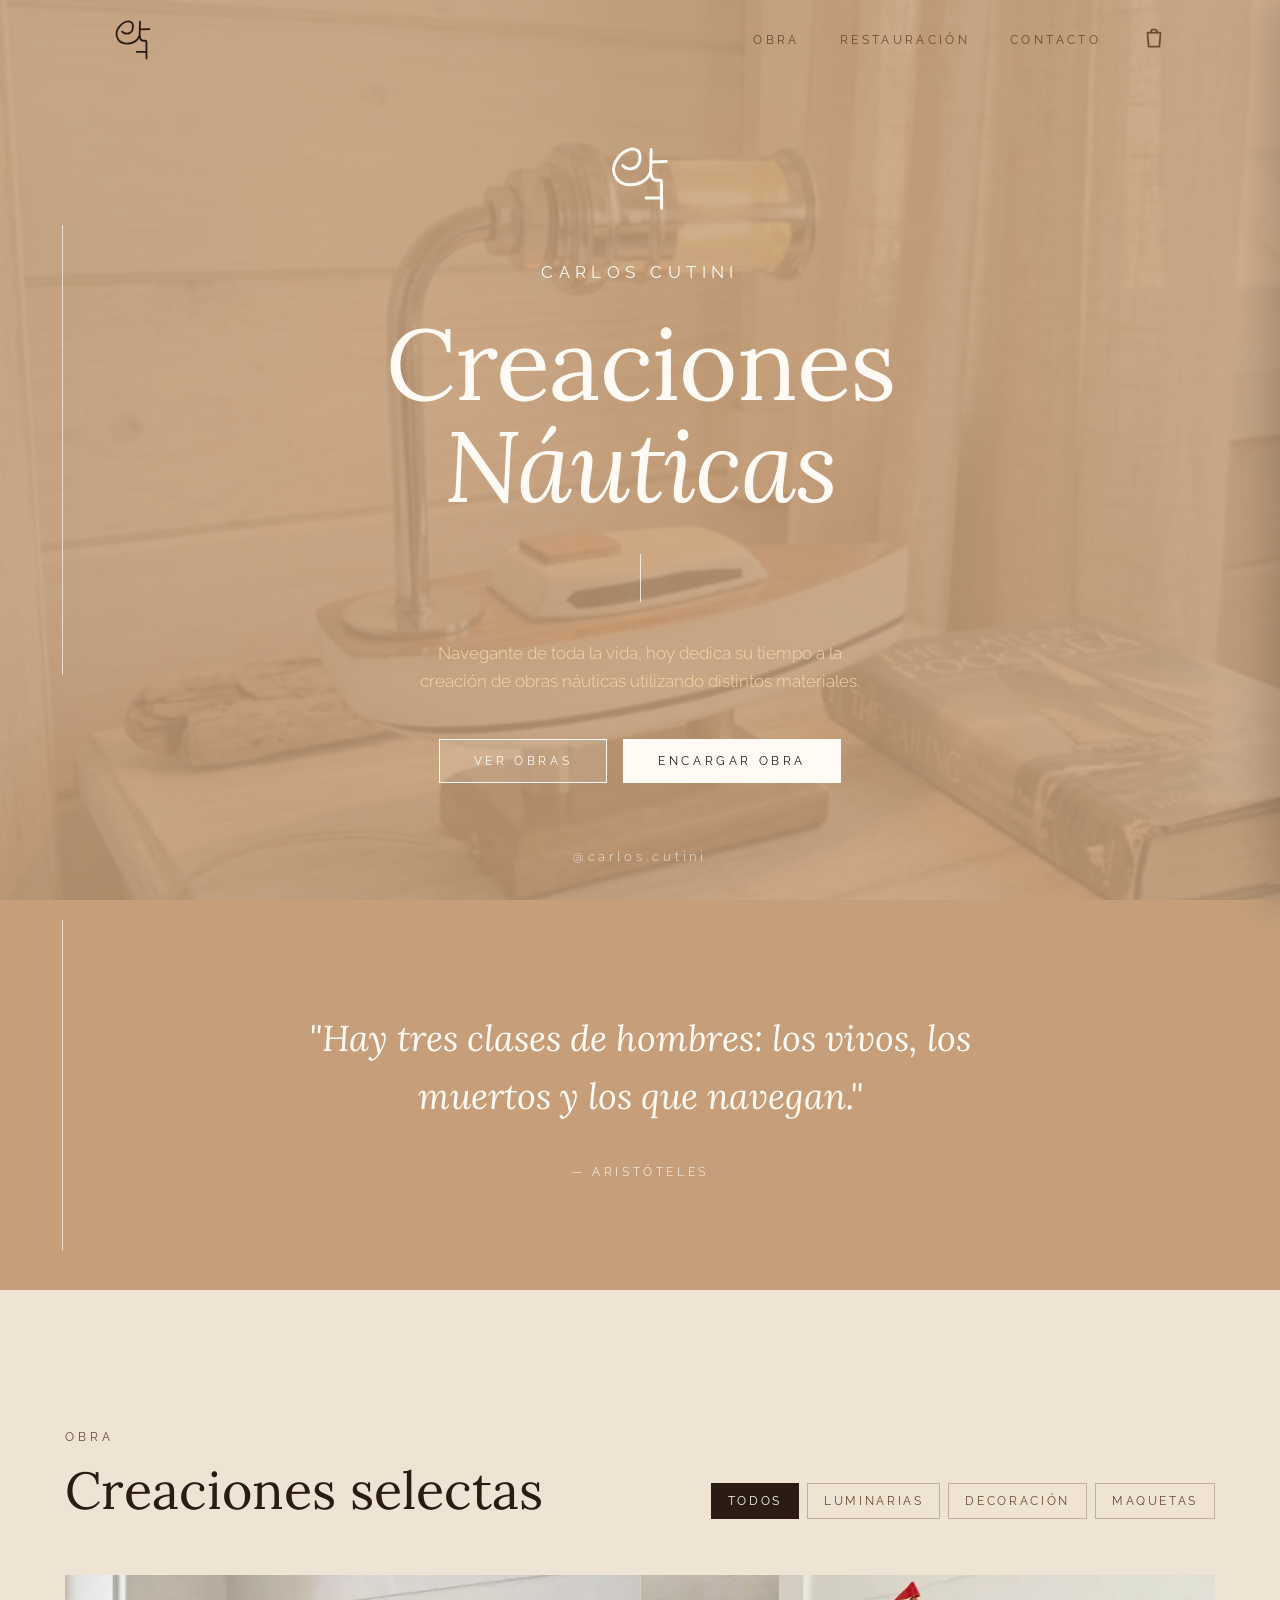
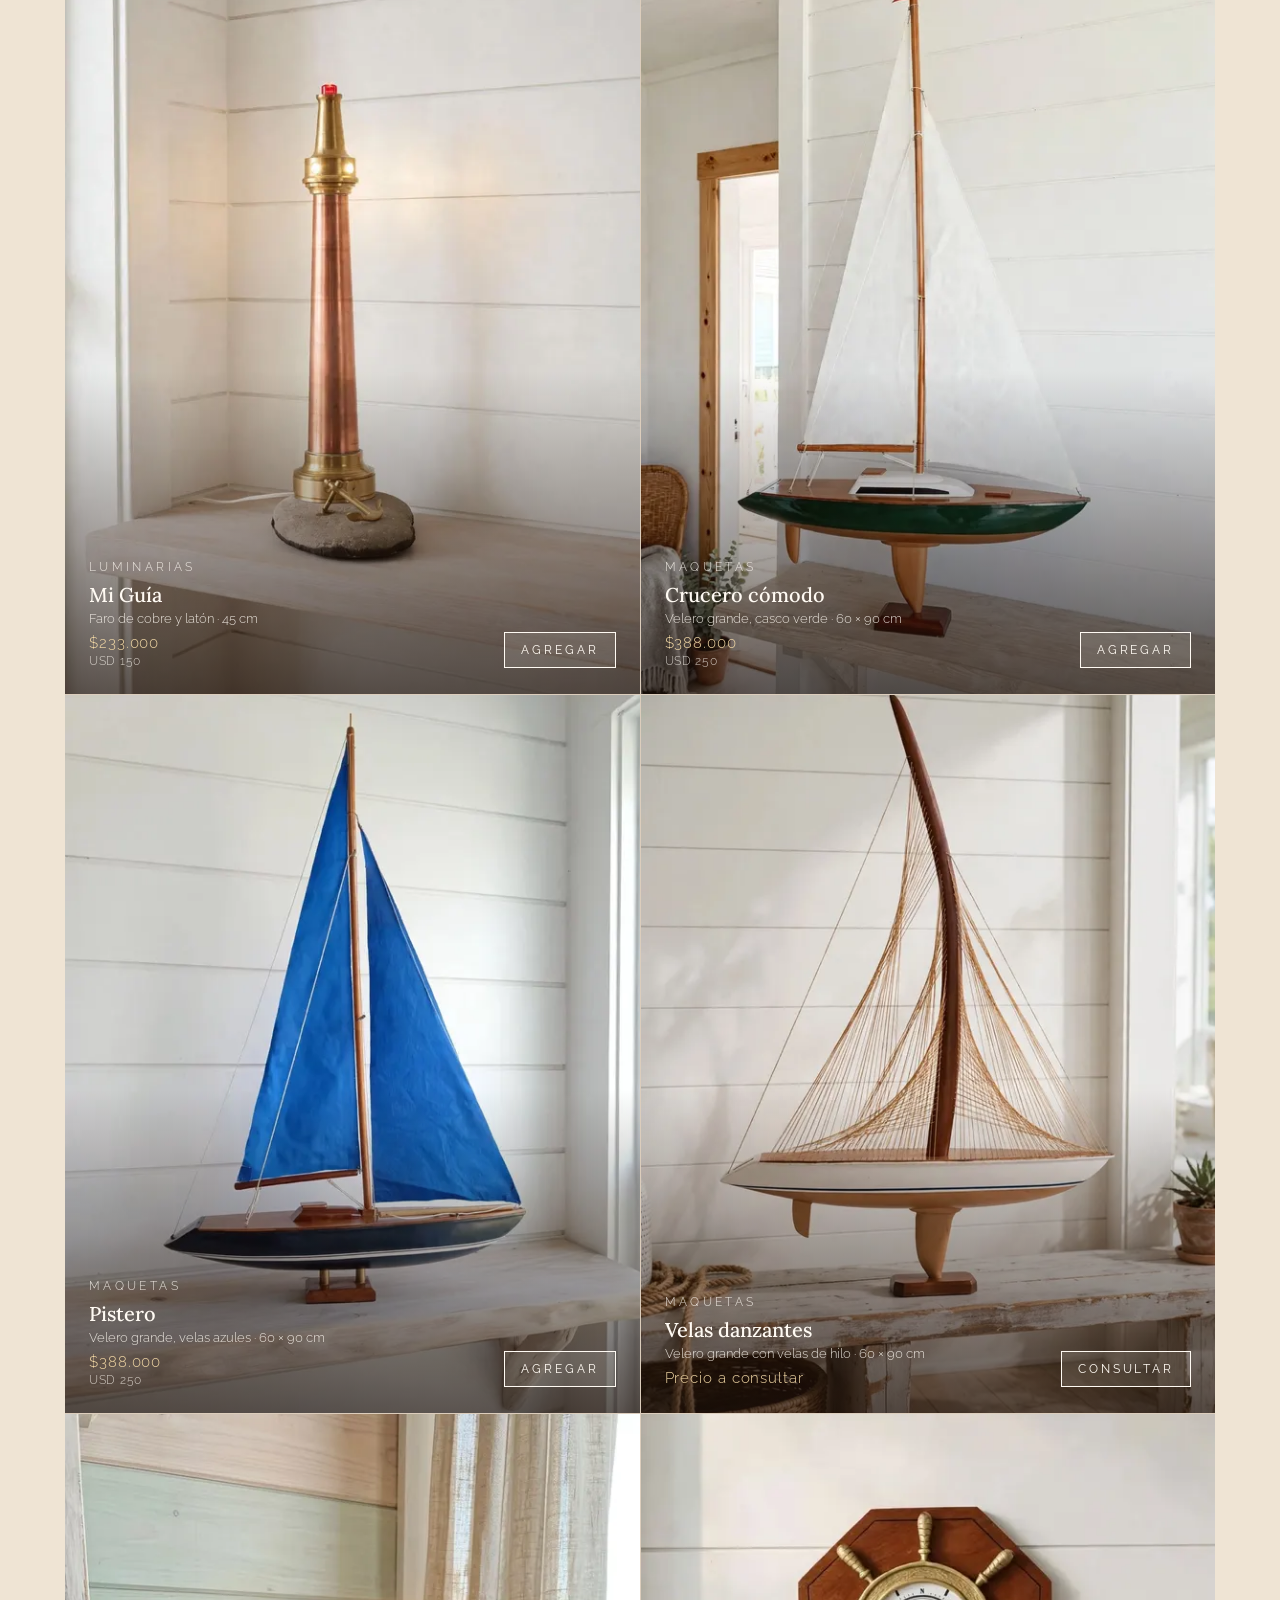
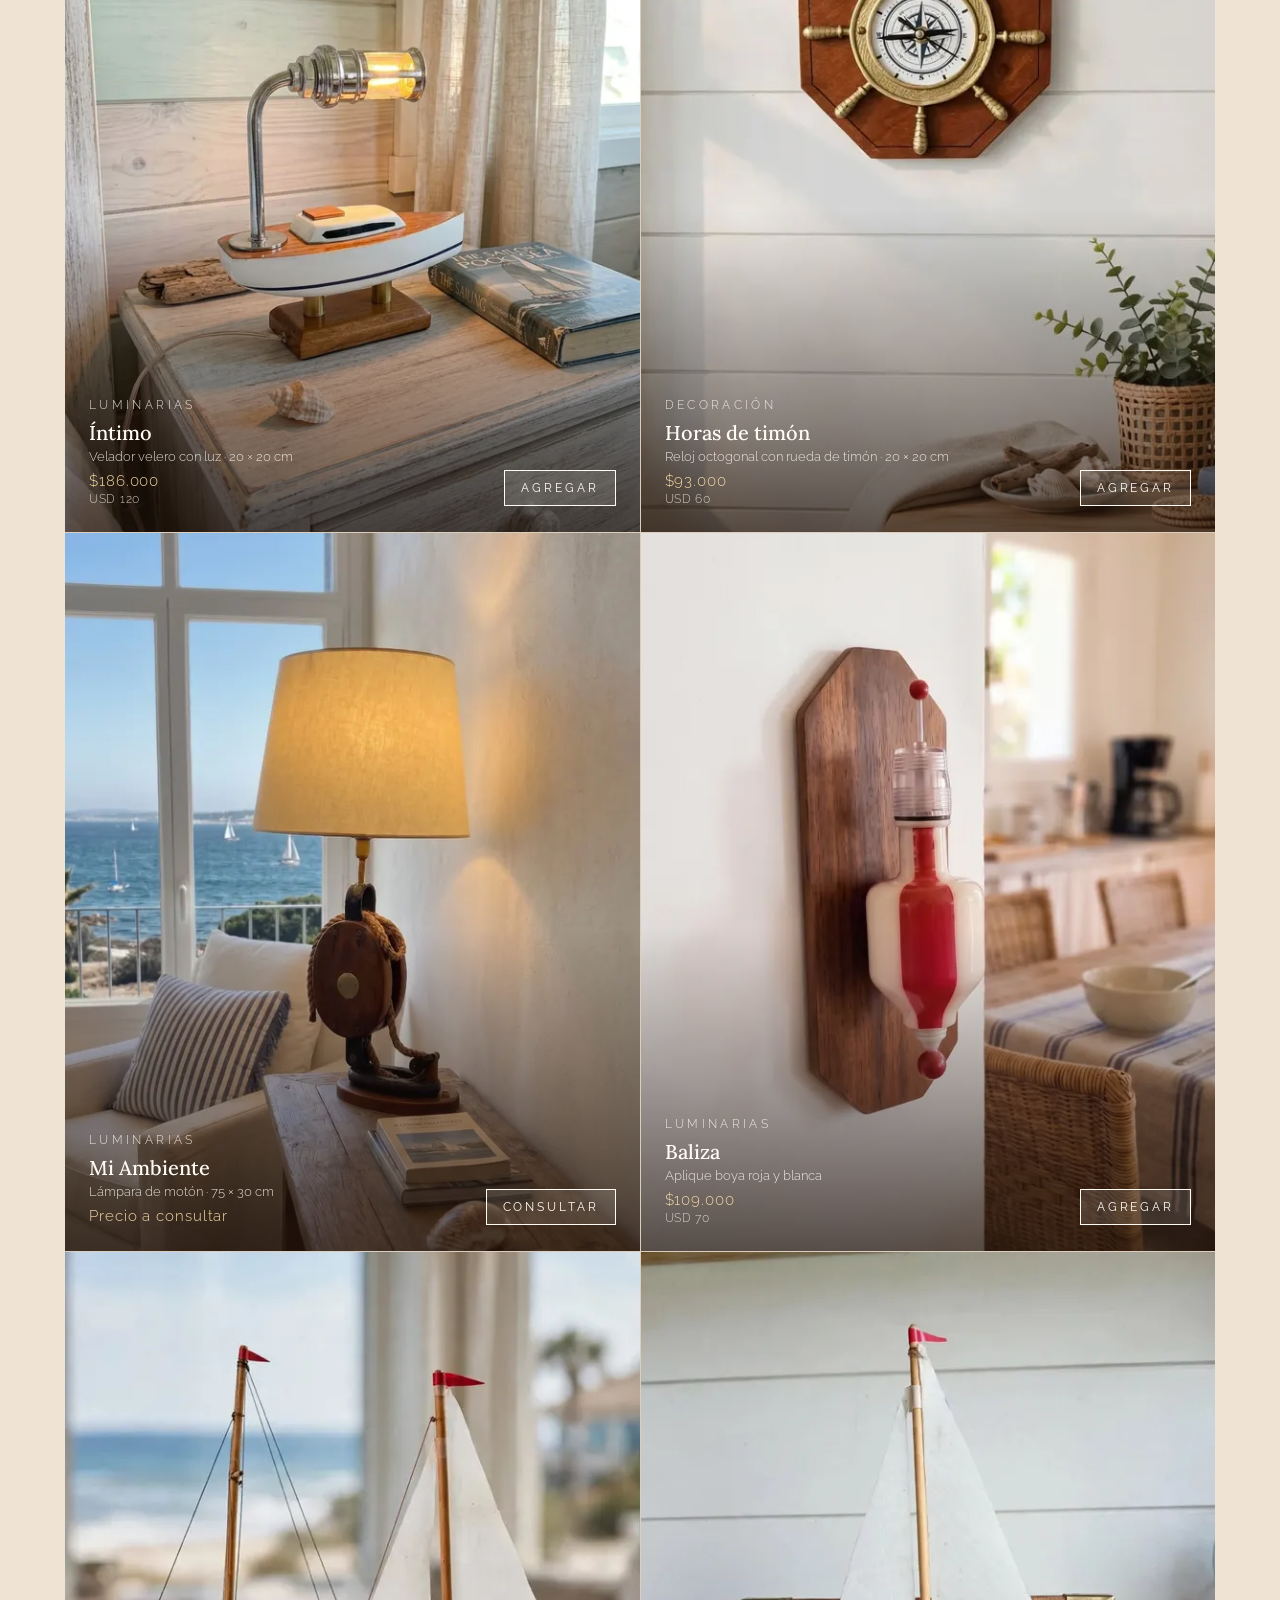
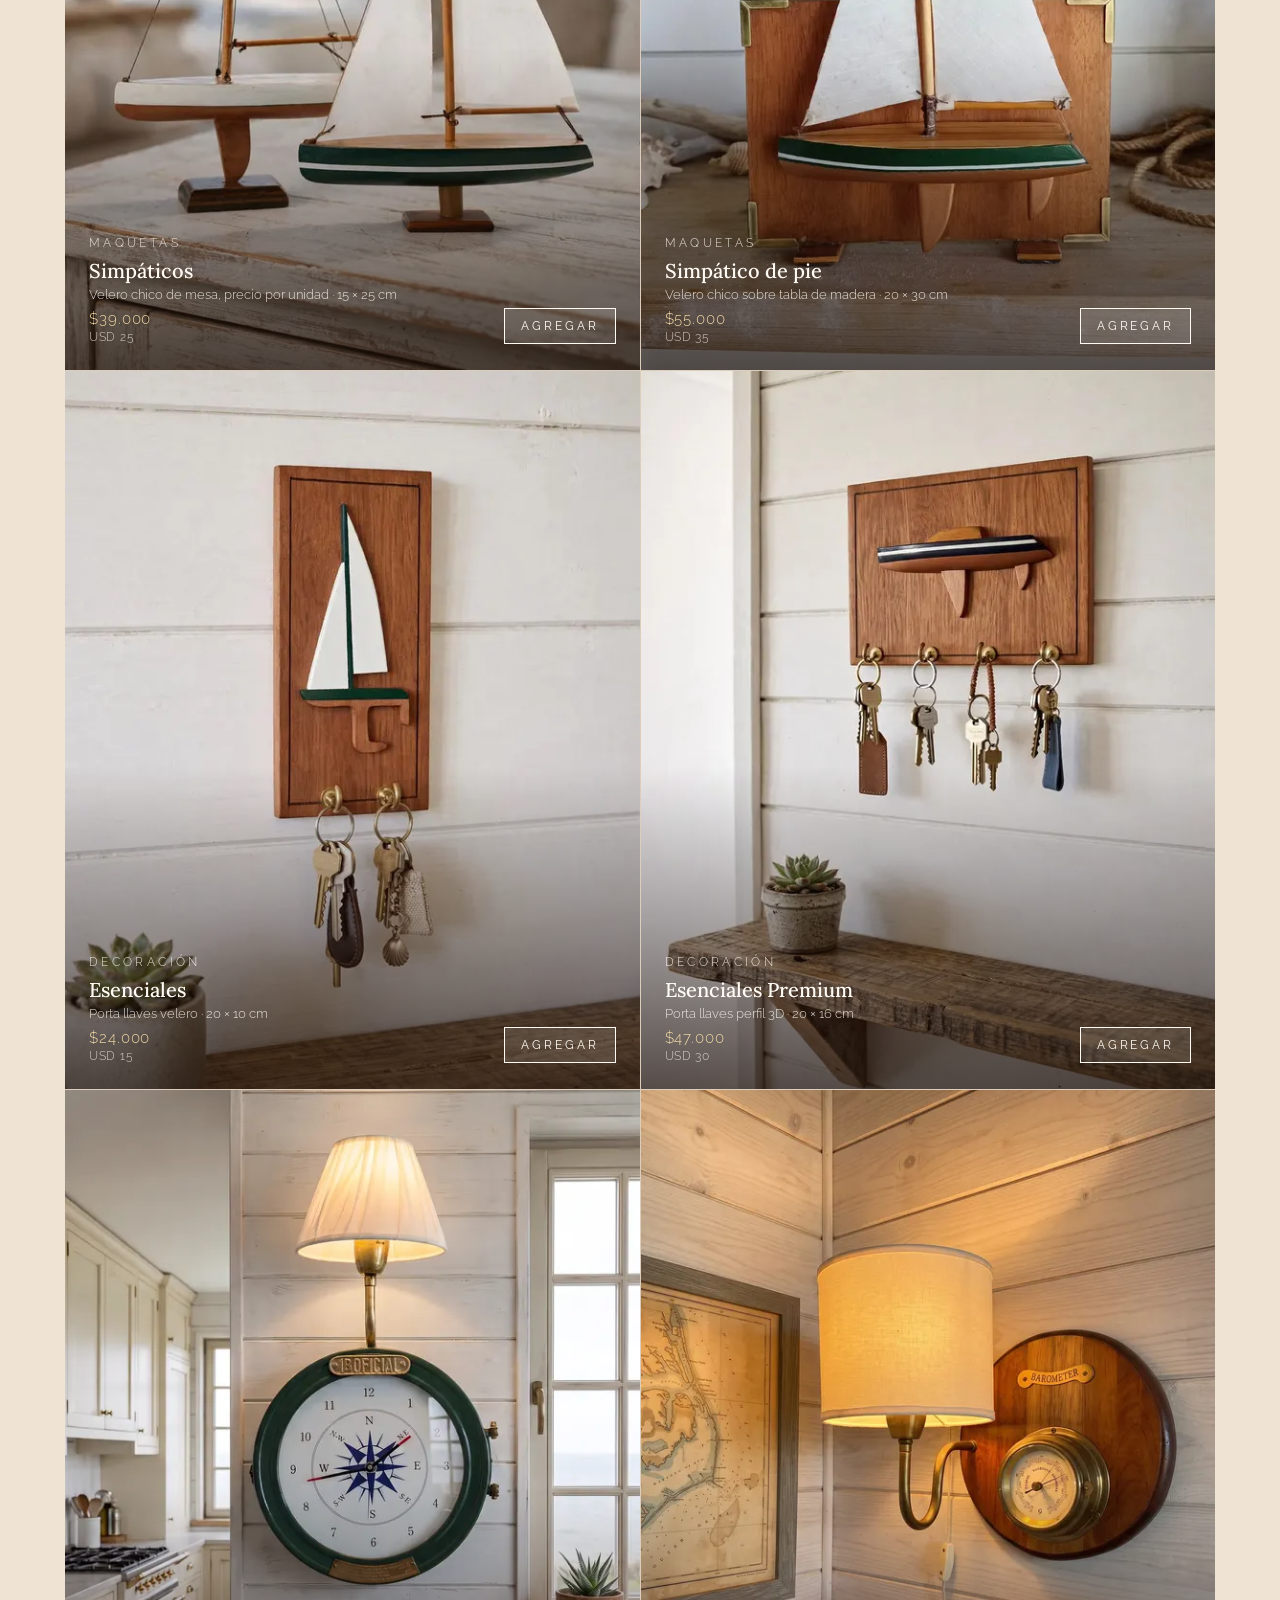
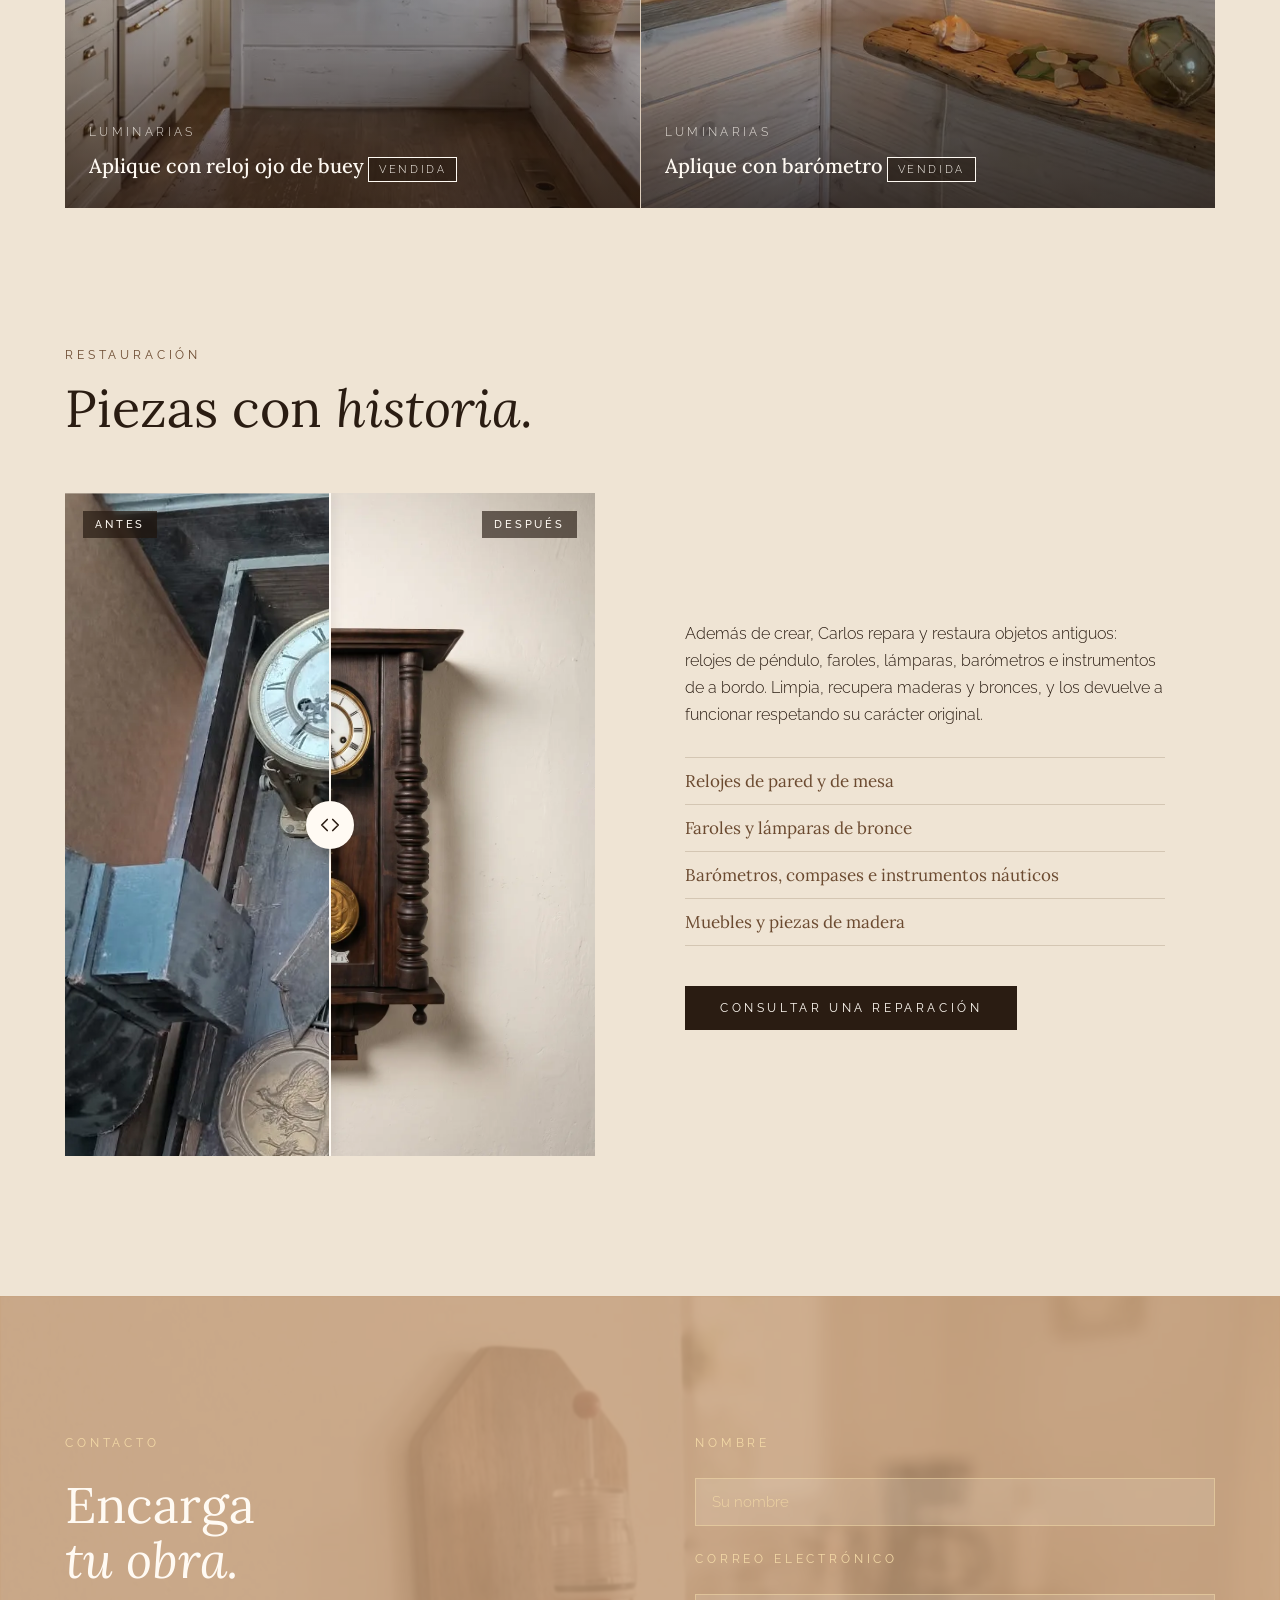
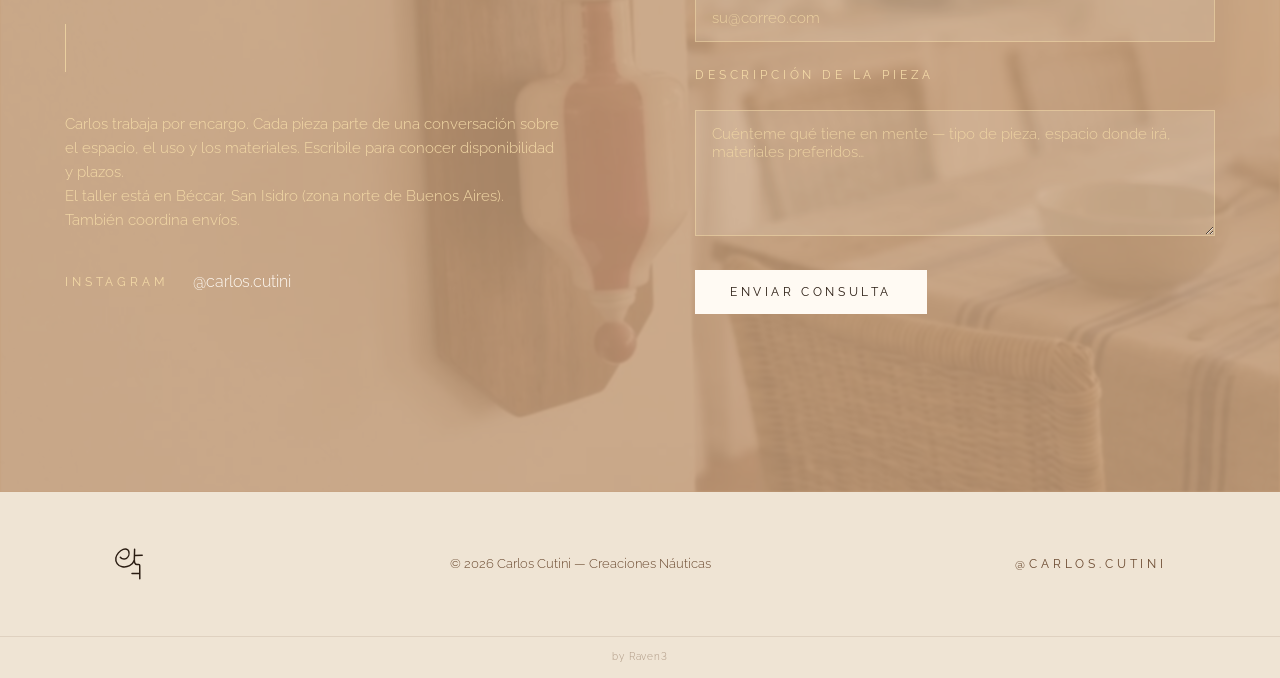
<file: index.html>
<!DOCTYPE html>
<html lang="es-AR">
<head>
  <meta charset="UTF-8">
  <meta name="viewport" content="width=device-width, initial-scale=1.0">
  <title>Decoración náutica artesanal y restauración | Carlos Cutini</title>
  <meta name="description" content="Decoración náutica hecha a mano en Béccar, San Isidro: faros y lámparas de cobre y latón, veleros y piezas por encargo. Restauración de relojes y antigüedades.">
  <link rel="canonical" href="https://carloscutini.com.ar/">
  <meta name="robots" content="index, follow, max-image-preview:large">
  <meta name="theme-color" content="#c69f7a">
  <meta name="author" content="Carlos Cutini">

  <!-- Open Graph / redes sociales -->
  <meta property="og:type" content="website">
  <meta property="og:locale" content="es_AR">
  <meta property="og:site_name" content="Carlos Cutini — Creaciones Náuticas">
  <meta property="og:title" content="Carlos Cutini — Creaciones Náuticas">
  <meta property="og:description" content="Decoración náutica hecha a mano: luminarias, veleros, piezas por encargo y restauración de antigüedades.">
  <meta property="og:url" content="https://carloscutini.com.ar/">
  <meta property="og:image" content="https://carloscutini.com.ar/assets/img/og-image.jpg">
  <meta property="og:image:type" content="image/jpeg">
  <meta property="og:image:width" content="1200">
  <meta property="og:image:height" content="630">
  <meta property="og:image:alt" content="Carlos Cutini — Creaciones Náuticas">
  <meta name="twitter:card" content="summary_large_image">

  <!-- La portada es la imagen más grande de la primera pantalla: que empiece a bajar cuanto antes -->
  <link rel="preload" as="image" href="assets/img/hero/lampara-barco-mesa-de-luz.jpg" fetchpriority="high">

  <!-- Íconos -->
  <link rel="icon" href="assets/icons/favicon.svg" type="image/svg+xml">
  <link rel="icon" href="assets/icons/favicon.ico" sizes="32x32">
  <link rel="apple-touch-icon" href="assets/icons/apple-touch-icon.png">
  <link rel="manifest" href="assets/icons/site.webmanifest">

  <link rel="preconnect" href="https://fonts.googleapis.com">
  <link rel="preconnect" href="https://fonts.gstatic.com" crossorigin>
  <link href="https://fonts.googleapis.com/css2?family=Lora:ital,wght@0,400;0,500;1,400&family=Raleway:wght@300;400;500&display=swap" rel="stylesheet">
  <link rel="stylesheet" href="assets/css/styles.css">
  <link rel="preload" href="assets/data/obras.json" as="fetch" crossorigin>

  <script type="application/ld+json">
  {
    "@context": "https://schema.org",
    "@graph": [
      {
        "@type": "WebSite",
        "@id": "https://carloscutini.com.ar/#sitio",
        "url": "https://carloscutini.com.ar/",
        "name": "Carlos Cutini — Creaciones Náuticas",
        "inLanguage": "es-AR",
        "publisher": { "@id": "https://carloscutini.com.ar/#marca" }
      },
      {
        "@type": "Person",
        "@id": "https://carloscutini.com.ar/#carlos",
        "name": "Carlos Cutini",
        "jobTitle": "Artesano náutico",
        "description": "Navegante de toda la vida, crea obras náuticas a mano y restaura objetos antiguos.",
        "url": "https://carloscutini.com.ar/",
        "image": "https://carloscutini.com.ar/assets/img/og-image.jpg",
        "knowsAbout": ["Decoración náutica", "Luminarias de cobre y latón", "Maquetas de veleros", "Restauración de relojes antiguos", "Restauración de instrumentos náuticos"],
        "sameAs": ["https://instagram.com/carlos.cutini"]
      },
      {
        "@type": "Organization",
        "@id": "https://carloscutini.com.ar/#marca",
        "name": "Carlos Cutini — Creaciones Náuticas",
        "url": "https://carloscutini.com.ar/",
        "logo": "https://carloscutini.com.ar/assets/icons/icon-512.png",
        "image": "https://carloscutini.com.ar/assets/img/og-image.jpg",
        "founder": { "@id": "https://carloscutini.com.ar/#carlos" },
        "address": {
          "@type": "PostalAddress",
          "addressLocality": "Béccar",
          "addressRegion": "Buenos Aires",
          "addressCountry": "AR"
        },
        "areaServed": [
          { "@type": "City", "name": "San Isidro" },
          { "@type": "AdministrativeArea", "name": "Zona Norte, Gran Buenos Aires" },
          { "@type": "Country", "name": "Argentina" }
        ],
        "sameAs": ["https://instagram.com/carlos.cutini"],
        "contactPoint": {
          "@type": "ContactPoint",
          "contactType": "customer service",
          "telephone": "+54 9 11 6823-2424",
          "availableLanguage": "es"
        },
        "makesOffer": [
          {
            "@type": "Offer",
            "itemOffered": {
              "@type": "Service",
              "name": "Obras náuticas por encargo",
              "description": "Luminarias, decoración y maquetas náuticas hechas a mano a pedido."
            }
          },
          {
            "@type": "Offer",
            "itemOffered": {
              "@type": "Service",
              "name": "Restauración de antigüedades",
              "description": "Reparación y restauración de relojes de pared y de mesa, faroles y lámparas de bronce, barómetros, compases, instrumentos náuticos y muebles de madera."
            }
          }
        ]
      }
    ]
  }
  </script>
</head>
<body>

  <!-- Logo reutilizable -->
  <svg width="0" height="0" style="position:absolute" aria-hidden="true">
    <symbol id="logo" viewBox="302 301 480 480">
      <g fill="none" stroke="currentColor" stroke-width="22" stroke-linecap="round" stroke-linejoin="round">
        <path d="M412 440C430 462 470 475 505 455C540 435 548 385 538 350C528 318 490 310 455 322C400 340 355 400 345 450C335 510 375 572 440 582C520 594 595 560 620 490"/>
        <path d="M626 320L622 470C621 520 632 549 662 550L690 550Q703 550 703 564L704 762"/>
        <path d="M632 414L740 410M587 683L692 683"/>
      </g>
    </symbol>
  </svg>

  <header class="header" id="header">
    <div class="wrap">
      <a href="#inicio" class="logo" aria-label="Carlos Cutini — inicio"><svg><use href="#logo"/></svg></a>
      <nav class="nav">
        <a href="#obra">Obra</a>
        <a href="#restauracion">Restauración</a>
        <a href="#contacto">Contacto</a>
        <button class="cart-toggle" id="cart-toggle" aria-label="Abrir carrito">
          <svg viewBox="0 0 24 24" aria-hidden="true"><path d="M6 7h12l-1 13H7L6 7Z"/><path d="M9 7a3 3 0 0 1 6 0"/></svg>
          <span class="cart-count" id="cart-count" hidden>0</span>
        </button>
      </nav>
    </div>
  </header>

  <main>
    <!-- Hero -->
    <section class="hero tinted" id="inicio">
      <div class="hero-fotos" id="hero-fotos" aria-hidden="true">
        <div class="activa" style="background-image: url('assets/img/hero/lampara-barco-mesa-de-luz.jpg')"></div>
      </div>
      <span class="side-line"></span>
      <div>
        <svg class="hero-mark reveal"><use href="#logo"/></svg>
        <p class="eyebrow reveal">Carlos Cutini</p>
        <h1 class="reveal">Creaciones <em>Náuticas</em></h1>
        <div class="divider"></div>
        <p class="reveal">Navegante de toda la vida, hoy dedica su tiempo a la creación de obras náuticas utilizando distintos materiales.</p>
        <div class="actions reveal">
          <a href="#obra" class="btn btn-ghost">Ver obras</a>
          <a href="#contacto" class="btn btn-solid">Encargar obra</a>
        </div>
      </div>
      <a class="handle" href="https://instagram.com/carlos.cutini" target="_blank" rel="noopener">@carlos.cutini</a>
    </section>

    <!-- Cita -->
    <section class="quote tinted">
      <span class="side-line"></span>
      <blockquote class="reveal">"Hay tres clases de hombres: los vivos, los muertos y los que navegan."</blockquote>
      <cite class="reveal">— ARISTÓTELES</cite>
    </section>

    <!-- Obra -->
    <section class="obra" id="obra">
      <div class="wrap">
        <div class="obra-head">
          <div class="reveal">
            <p class="eyebrow">Obra</p>
            <h2>Creaciones selectas</h2>
          </div>
          <div class="filters reveal" id="filters">
            <button class="active" data-filter="todos">Todos</button>
            <button data-filter="luminarias">Luminarias</button>
            <button data-filter="decoracion">Decoración</button>
            <button data-filter="maquetas">Maquetas</button>
            <button data-filter="taller">Taller</button>
          </div>
        </div>
        <div class="grid" id="grid"></div>
      </div>
    </section>

    <!-- Restauración -->
    <section class="restauracion" id="restauracion">
      <div class="wrap">
        <div class="restauracion-head reveal">
          <p class="eyebrow">Restauración</p>
          <h2>Piezas con <em>historia.</em></h2>
        </div>
        <div class="antes-despues reveal" id="antes-despues" style="--pos: 50%">
          <picture>
            <source type="image/webp" srcset="assets/img/reparaciones/restauracion-reloj-600.webp 600w, assets/img/reparaciones/restauracion-reloj-1200.webp 1200w" sizes="(max-width: 900px) 100vw, 50vw">
            <img src="assets/img/reparaciones/restauracion-reloj.jpg" alt="El reloj de péndulo después de la restauración" loading="lazy" decoding="async" draggable="false">
          </picture>
          <picture class="ad-antes">
            <source type="image/webp" srcset="assets/img/reparaciones/restauracion-reloj-antes-600.webp 600w, assets/img/reparaciones/restauracion-reloj-antes-1200.webp 720w" sizes="(max-width: 900px) 100vw, 50vw">
            <img src="assets/img/reparaciones/restauracion-reloj-antes.jpg" alt="El mismo reloj antes de restaurar, desarmado en una caja" loading="lazy" decoding="async" draggable="false">
          </picture>
          <span class="ad-badge ad-badge-antes">Antes</span>
          <span class="ad-badge ad-badge-despues">Después</span>
          <div class="ad-barra" role="slider" tabindex="0" aria-label="Comparar antes y después" aria-valuemin="0" aria-valuemax="100" aria-valuenow="50">
            <span class="ad-perilla" aria-hidden="true">
              <svg viewBox="0 0 24 24"><path d="M9 6l-6 6 6 6M15 6l6 6-6 6"/></svg>
            </span>
          </div>
        </div>
        <div class="restauracion-texto reveal">
          <p>Además de crear, Carlos repara y restaura objetos antiguos: relojes de péndulo, faroles, lámparas, barómetros e instrumentos de a bordo. Limpia, recupera maderas y bronces, y los devuelve a funcionar respetando su carácter original.</p>
          <ul class="restauracion-lista">
            <li>Relojes de pared y de mesa</li>
            <li>Faroles y lámparas de bronce</li>
            <li>Barómetros, compases e instrumentos náuticos</li>
            <li>Muebles y piezas de madera</li>
          </ul>
          <a class="btn btn-dark" id="restauracion-wa" href="#contacto" target="_blank" rel="noopener">Consultar una reparación</a>
        </div>
      </div>
    </section>

    <!-- Contacto -->
    <section class="contacto tinted" id="contacto">
      <div class="wrap">
        <div class="reveal">
          <p class="eyebrow">Contacto</p>
          <h2>Encarga <em>tu obra.</em></h2>
          <div class="divider"></div>
          <p class="intro">Carlos trabaja por encargo. Cada pieza parte de una conversación sobre el espacio, el uso y los materiales. Escribile para conocer disponibilidad y plazos.</p>
          <p class="intro">El taller está en Béccar, San Isidro (zona norte de Buenos Aires). También coordina envíos.</p>
          <div class="ig">
            <span class="eyebrow">Instagram</span>
            <a href="https://instagram.com/carlos.cutini" target="_blank" rel="noopener">@carlos.cutini</a>
          </div>
        </div>

        <form class="form reveal" id="form" action="https://formspree.io/f/mbglkkar" method="POST">
          <input type="hidden" name="_subject" value="Consulta desde carloscutini.com.ar">
          <input type="text" name="_gotcha" tabindex="-1" autocomplete="off" aria-hidden="true" style="display:none">
          <div class="field">
            <label class="eyebrow" for="nombre">Nombre</label>
            <input id="nombre" name="nombre" type="text" placeholder="Su nombre" required>
          </div>
          <div class="field">
            <label class="eyebrow" for="email">Correo electrónico</label>
            <input id="email" name="email" type="email" placeholder="su@correo.com" required>
          </div>
          <div class="field">
            <label class="eyebrow" for="mensaje">Descripción de la pieza</label>
            <textarea id="mensaje" name="mensaje" placeholder="Cuénteme qué tiene en mente — tipo de pieza, espacio donde irá, materiales preferidos…" required></textarea>
          </div>
          <button type="submit" class="btn btn-solid">Enviar consulta</button>
          <p class="form-note" id="form-note" role="status"></p>
        </form>
      </div>
    </section>
  </main>

  <footer class="footer">
    <div class="wrap">
      <a href="#inicio" class="logo" aria-label="Volver arriba"><svg><use href="#logo"/></svg></a>
      <small>© <span id="year"></span> Carlos Cutini — Creaciones Náuticas</small>
      <a class="eyebrow" href="https://instagram.com/carlos.cutini" target="_blank" rel="noopener">@carlos.cutini</a>
    </div>
    <hr class="footer-sep">
    <p class="footer-firma">by <a href="https://raven3.com.ar/webs-para-emprendedores" target="_blank" rel="noopener" title="Raven3: webs para emprendedores">Raven3</a></p>
  </footer>

  <div class="lightbox" id="lightbox" aria-hidden="true">
    <button aria-label="Cerrar">&times;</button>
    <img alt="">
    <p></p>
  </div>

  <!-- Carrito -->
  <div class="cart-overlay" id="cart-overlay"></div>
  <aside class="cart" id="cart" aria-label="Carrito" inert>
    <div class="cart-head">
      <h2>Tu carrito</h2>
      <button class="cart-close" id="cart-close" aria-label="Cerrar carrito">&times;</button>
    </div>
    <div class="cart-body">
      <ul class="cart-items" id="cart-items"></ul>
      <p class="cart-empty" id="cart-empty">Tu carrito está vacío.</p>
      <details class="cart-datos" id="cart-datos" open>
        <summary>Datos para la entrega</summary>
        <form id="cart-form" novalidate>
          <div class="cart-field">
            <label class="eyebrow" for="c-nombre">Nombre</label>
            <input id="c-nombre" name="nombre" type="text" placeholder="Tu nombre" autocomplete="name">
          </div>
          <div class="cart-row">
            <div class="cart-field">
              <label class="eyebrow" for="c-telefono">Teléfono</label>
              <input id="c-telefono" name="telefono" type="tel" placeholder="11 5555…" autocomplete="tel">
            </div>
            <div class="cart-field">
              <label class="eyebrow" for="c-email">Email</label>
              <input id="c-email" name="email" type="email" placeholder="opcional" autocomplete="email">
            </div>
          </div>
          <div class="cart-field">
            <label class="eyebrow" for="c-entrega">Cómo lo recibís</label>
            <select id="c-entrega" name="entrega">
              <option value="">Elegí una opción…</option>
              <option value="retiro">Retiro en el taller (Béccar)</option>
              <option value="envio">Envío a domicilio</option>
            </select>
          </div>
          <div class="cart-field" id="c-direccion-field" hidden>
            <label class="eyebrow" for="c-direccion">Dirección y localidad</label>
            <input id="c-direccion" name="direccion" type="text" placeholder="Calle, número, localidad" autocomplete="street-address">
          </div>
        </form>
      </details>
    </div>
    <div class="cart-foot" id="cart-foot">
      <div class="cart-total"><span>Total</span><strong id="cart-total"></strong></div>
      <div class="cart-total cart-total-desc" id="cart-desc-row"><span id="cart-desc-label"></span><strong id="cart-total-desc"></strong></div>
      <p class="cart-dolar" id="cart-dolar" hidden></p>
      <p class="cart-demora">Los pedidos demoran de 15 a 30 días. Según el pedido, los días pueden variar.</p>
      <p class="cart-aviso" id="cart-aviso"></p>
      <button class="cart-btn cart-btn-wa" data-pago="whatsapp">
        <svg viewBox="0 0 24 24" aria-hidden="true"><path fill="currentColor" stroke="none" d="M12 2a10 10 0 0 0-8.6 15.1L2 22l5-1.3A10 10 0 1 0 12 2Zm0 18.2c-1.5 0-3-.4-4.3-1.2l-.3-.2-3 .8.8-2.9-.2-.3A8.2 8.2 0 1 1 12 20.2Zm4.5-6.1c-.2-.1-1.5-.7-1.7-.8-.2-.1-.4-.1-.6.1l-.8 1c-.1.2-.3.2-.5.1a6.7 6.7 0 0 1-3.3-2.9c-.3-.4.2-.4.7-1.3.1-.2 0-.3 0-.4l-.8-1.8c-.2-.5-.4-.4-.6-.4h-.5a1 1 0 0 0-.7.3 3 3 0 0 0-.9 2.2 5.2 5.2 0 0 0 1.1 2.7 11.8 11.8 0 0 0 4.5 4c1.7.7 2.3.8 3.2.6a2.7 2.7 0 0 0 1.8-1.2 2.2 2.2 0 0 0 .1-1.2c0-.1-.2-.2-.5-.3Z"/></svg>
        Finalizar por WhatsApp
      </button>
      <button class="cart-btn cart-btn-tr" data-pago="transferencia">
        <svg viewBox="0 0 24 24" aria-hidden="true"><path d="M4 8h15l-3-3M20 16H5l3 3"/></svg>
        <span id="cart-tr-label">Transferencia</span>
      </button>
      <p class="cart-note" id="cart-note">Coordinamos envío y pago por WhatsApp</p>
    </div>
  </aside>

  <!-- Pago por transferencia -->
  <dialog class="transfer" id="transfer" aria-labelledby="tr-titulo">
    <div class="transfer-box">
      <button class="tr-close" type="button" aria-label="Cerrar">&times;</button>
      <h2 id="tr-titulo">Transferencia</h2>
      <p id="tr-intro">Transferí el total de tu pedido (<strong id="tr-monto"></strong>) a esta cuenta:</p>
      <p class="tr-desc" id="tr-desc"></p>
      <div class="tr-datos" id="tr-datos"></div>
      <p class="tr-sin-datos" id="tr-sin-datos">Escribinos por WhatsApp y te pasamos los datos para transferir.</p>
      <p class="tr-pedido">N° de pedido: <span id="tr-pedido"></span></p>
      <p class="tr-nota">Una vez que hagas la transferencia, envianos el <strong>comprobante de pago por WhatsApp</strong> para confirmar tu pedido.</p>
      <button class="cart-btn cart-btn-wa" type="button" id="tr-enviar">
        <svg viewBox="0 0 24 24" aria-hidden="true"><path d="M12 2a10 10 0 0 0-8.6 15.1L2 22l5-1.3A10 10 0 1 0 12 2Zm0 18.2c-1.5 0-3-.4-4.3-1.2l-.3-.2-3 .8.8-2.9-.2-.3A8.2 8.2 0 1 1 12 20.2Zm4.5-6.1c-.2-.1-1.5-.7-1.7-.8-.2-.1-.4-.1-.6.1l-.8 1c-.1.2-.3.2-.5.1a6.7 6.7 0 0 1-3.3-2.9c-.3-.4.2-.4.7-1.3.1-.2 0-.3 0-.4l-.8-1.8c-.2-.5-.4-.4-.6-.4h-.5a1 1 0 0 0-.7.3 3 3 0 0 0-.9 2.2 5.2 5.2 0 0 0 1.1 2.7 11.8 11.8 0 0 0 4.5 4c1.7.7 2.3.8 3.2.6a2.7 2.7 0 0 0 1.8-1.2 2.2 2.2 0 0 0 .1-1.2c0-.1-.2-.2-.5-.3Z"/></svg>
        <span id="tr-enviar-label">Enviar comprobante por WhatsApp</span>
      </button>
    </div>
  </dialog>

  <script type="module" src="assets/js/main.js"></script>
</body>
</html>
</file>
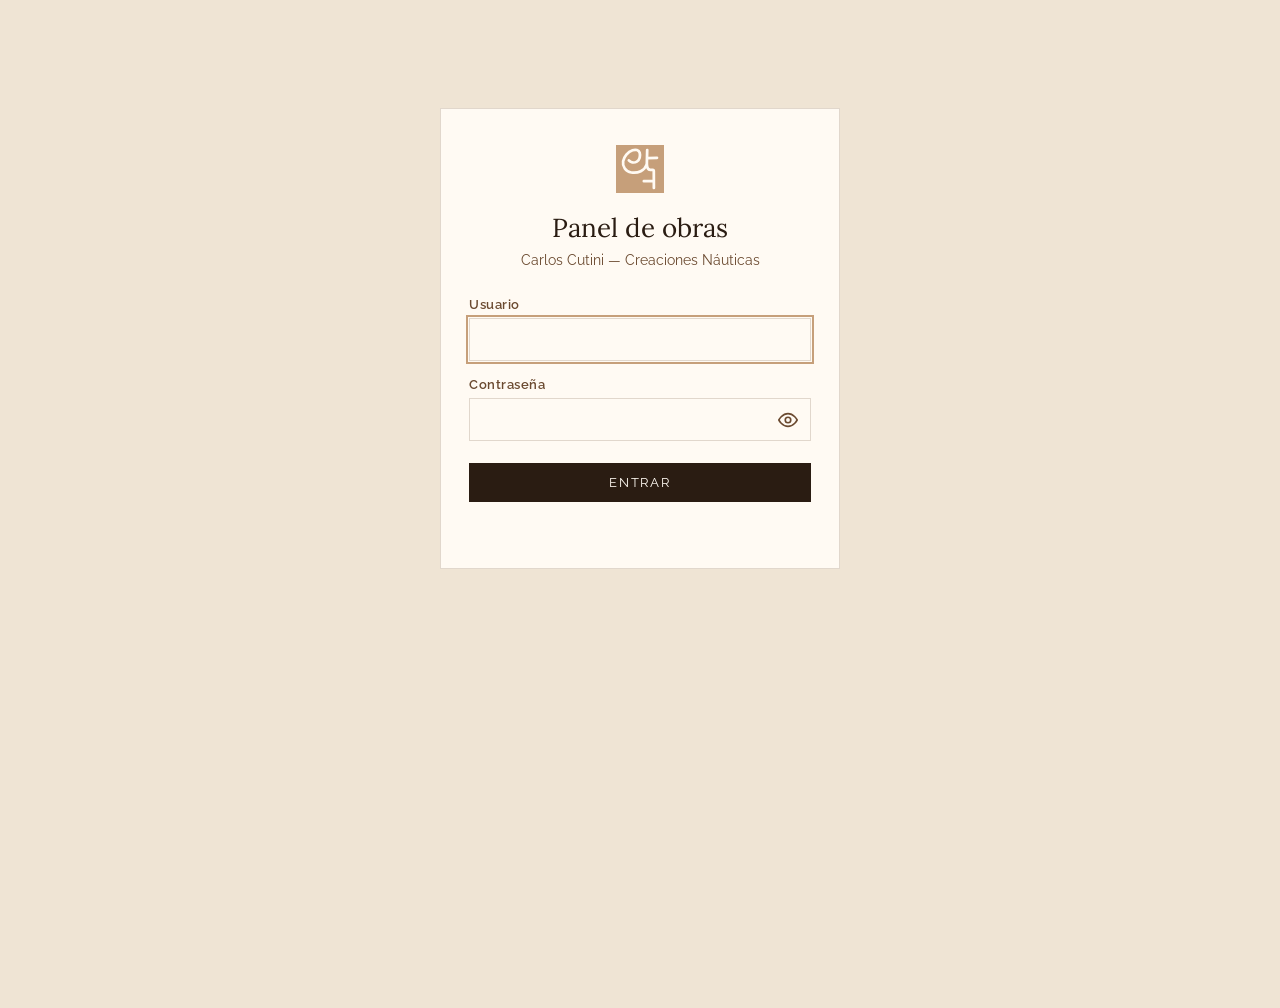
<file: admin/index.html>
<!DOCTYPE html>
<html lang="es-AR">
<head>
  <meta charset="UTF-8">
  <meta name="viewport" content="width=device-width, initial-scale=1.0">
  <meta name="robots" content="noindex, nofollow">
  <title>Panel de obras | Carlos Cutini</title>
  <link rel="icon" href="../assets/icons/favicon.svg" type="image/svg+xml">
  <link rel="preconnect" href="https://fonts.googleapis.com">
  <link rel="preconnect" href="https://fonts.gstatic.com" crossorigin>
  <link href="https://fonts.googleapis.com/css2?family=Lora:wght@400;500&family=Raleway:wght@400;500;600&display=swap" rel="stylesheet">
  <style>
    :root {
      --tan: #c69f7a; --cream: #efe4d4; --ink: #2a1c12; --brown: #6b4a30; --white: #fffaf3;
      --linea: rgba(107, 74, 48, .2); --verde: #3f6b3a; --ambar: #a86a12; --rojo: #9b2c1f;
      --serif: 'Lora', Georgia, serif; --sans: 'Raleway', 'Helvetica Neue', Arial, sans-serif;
    }
    * { box-sizing: border-box; margin: 0; }
    body { font-family: var(--sans); font-size: 16px; color: var(--ink); background: var(--cream); min-height: 100vh; }
    [hidden] { display: none !important; }
    h1, h2 { font-family: var(--serif); font-weight: 400; }
    button, input, select { font: inherit; color: inherit; }
    button { cursor: pointer; }
    button:disabled { opacity: .5; cursor: wait; }

    .btn { padding: 11px 18px; border: 1px solid var(--ink); background: transparent; font-size: 13px; letter-spacing: .14em; text-transform: uppercase; }
    .btn-solid { background: var(--ink); color: var(--white); }
    .btn-peligro { border-color: var(--rojo); color: var(--rojo); }
    .btn:hover:not(:disabled) { background: var(--ink); color: var(--white); }
    .btn-peligro:hover:not(:disabled) { background: var(--rojo); border-color: var(--rojo); }

    label { display: block; font-size: 13px; font-weight: 600; letter-spacing: .04em; color: var(--brown); margin-bottom: 6px; }
    input[type=text], input[type=password], input[type=number], select {
      width: 100%; padding: 11px 12px; border: 1px solid var(--linea); background: var(--white); border-radius: 0;
    }
    input:focus, select:focus { outline: 2px solid var(--tan); outline-offset: 1px; }
    .ver-clave { position: relative; display: block; }
    .ver-clave input { padding-right: 48px; }
    .ver-clave button {
      position: absolute; top: 0; right: 0; bottom: 0; width: 46px;
      display: grid; place-items: center; background: none; border: 0; color: var(--brown);
    }
    .ver-clave button:hover { color: var(--ink); }
    .ver-clave svg { width: 22px; height: 22px; fill: none; stroke: currentColor; stroke-width: 1.8; stroke-linecap: round; stroke-linejoin: round; }
    .campo { margin-bottom: 16px; }
    .ayuda { font-size: 13px; color: var(--brown); margin-top: 6px; line-height: 1.45; }
    .error { color: var(--rojo); font-size: 14px; min-height: 1.4em; margin-top: 10px; }

    /* Ingreso y configuración */
    .caja { width: min(400px, 100% - 32px); margin: 12vh auto 40px; background: var(--white); padding: 36px 28px; border: 1px solid var(--linea); }
    .caja .logo { display: block; width: 48px; margin: 0 auto 18px; }
    .caja h1 { text-align: center; font-size: 26px; margin-bottom: 6px; }
    .caja .sub { text-align: center; color: var(--brown); font-size: 14px; margin-bottom: 26px; line-height: 1.5; }
    .caja .btn { width: 100%; margin-top: 6px; }
    .caja ol { font-size: 14px; line-height: 1.5; padding-left: 20px; margin-bottom: 22px; color: var(--brown); }
    .caja a { color: var(--ink); }

    /* Panel */
    .barra { position: sticky; top: 0; z-index: 5; background: var(--tan); color: var(--white); }
    .barra .wrap { display: flex; align-items: center; gap: 12px; padding: 12px 0; }
    .barra h1 { font-size: 20px; flex: 1; }
    .barra a, .barra button { color: var(--white); background: none; border: 1px solid rgba(255,250,243,.7); padding: 7px 12px; font-size: 12px; letter-spacing: .12em; text-transform: uppercase; text-decoration: none; }
    .wrap { width: min(860px, 100% - 32px); margin-inline: auto; }
    .acciones { display: flex; flex-wrap: wrap; gap: 10px; align-items: center; justify-content: space-between; margin: 24px 0 16px; }
    .filtros { display: flex; flex-wrap: wrap; gap: 6px; }
    .filtros button { padding: 7px 12px; border: 1px solid var(--linea); background: var(--white); font-size: 13px; }
    .filtros button.activo { background: var(--ink); border-color: var(--ink); color: var(--white); }

    .lista { list-style: none; padding: 0; display: grid; gap: 8px; margin-bottom: 120px; }
    .obra { display: grid; grid-template-columns: 76px 1fr auto; gap: 14px; align-items: center; background: var(--white); border: 1px solid var(--linea); padding: 10px; }
    .obra img { width: 76px; height: 92px; object-fit: cover; background: #d8c6ae; display: block; }
    .obra-info { min-width: 0; }
    .obra-info strong { font-family: var(--serif); font-weight: 500; font-size: 18px; display: block; }
    .obra-info small { display: block; color: var(--brown); font-size: 13px; margin-top: 2px; overflow: hidden; text-overflow: ellipsis; white-space: nowrap; }
    .obra-info .precio { color: var(--ink); font-weight: 500; }
    .obra-lado { display: flex; flex-direction: column; gap: 8px; align-items: stretch; }
    .obra-lado select { padding: 7px 8px; font-size: 14px; font-weight: 600; }
    .obra-lado .btn { padding: 7px 12px; font-size: 12px; }
    .orden { display: flex; gap: 4px; }
    .orden button { flex: 1; padding: 4px; border: 1px solid var(--linea); background: none; font-size: 14px; }
    .e-disponible { color: var(--verde); }
    .e-reservado { color: var(--ambar); }
    .e-vendido { color: var(--rojo); }

    .aviso-orden { position: fixed; left: 50%; bottom: 20px; transform: translateX(-50%); z-index: 6; display: flex; gap: 10px; align-items: center; background: var(--ink); color: var(--white); padding: 10px 10px 10px 18px; box-shadow: 0 8px 30px rgba(0,0,0,.25); width: max-content; max-width: calc(100% - 32px); }
    .aviso-orden .btn { border-color: var(--white); color: var(--white); padding: 8px 12px; }
    .aviso-orden .btn-solid { background: var(--white); color: var(--ink); }

    .toast { position: fixed; left: 50%; top: 70px; transform: translateX(-50%); z-index: 20; background: var(--ink); color: var(--white); padding: 12px 18px; font-size: 14px; max-width: calc(100% - 32px); box-shadow: 0 8px 30px rgba(0,0,0,.25); }
    .toast.mal { background: var(--rojo); }

    /* Editor */
    dialog { margin: auto; border: 0; padding: 0; width: min(560px, 100% - 24px); max-height: calc(100% - 24px); background: var(--cream); }
    dialog::backdrop { background: rgba(30, 18, 10, .55); }
    .editor { padding: 24px 22px; }
    .editor h2 { font-size: 24px; margin-bottom: 18px; }
    .foto { display: grid; grid-template-columns: 110px 1fr; gap: 14px; align-items: center; margin-bottom: 18px; }
    .foto img { width: 110px; height: 134px; object-fit: cover; background: #d8c6ae; display: block; }
    .foto > div { min-width: 0; }
    .foto input { font-size: 14px; width: 100%; }
    .dos { display: grid; grid-template-columns: 1fr 1fr; gap: 12px; }
    .opciones { display: flex; flex-wrap: wrap; gap: 6px; }
    .opciones label { margin: 0; font-weight: 500; font-size: 14px; letter-spacing: 0; color: var(--ink); }
    .opciones input { position: absolute; opacity: 0; pointer-events: none; }
    .opciones span { display: block; padding: 9px 12px; border: 1px solid var(--linea); background: var(--white); cursor: pointer; }
    .opciones input:checked + span { background: var(--ink); border-color: var(--ink); color: var(--white); }
    .opciones input:focus-visible + span { outline: 2px solid var(--tan); outline-offset: 1px; }
    .pie-editor { display: flex; gap: 10px; flex-wrap: wrap; margin-top: 22px; }
    .pie-editor .btn-peligro { margin-right: auto; }

    @media (max-width: 560px) {
      .obra { grid-template-columns: 64px 1fr; }
      .obra img { width: 64px; height: 78px; }
      .obra-lado { grid-column: 1 / -1; flex-direction: row; flex-wrap: wrap; }
      .obra-lado select { flex: 1; }
      .dos { grid-template-columns: 1fr; gap: 0; }
      .barra a { display: none; }
    }
  </style>
</head>
<body>

  <!-- Ingreso -->
  <form class="caja" id="ingreso" hidden>
    <img class="logo" src="../assets/icons/favicon.svg" alt="">
    <h1>Panel de obras</h1>
    <p class="sub">Carlos Cutini — Creaciones Náuticas</p>
    <div class="campo">
      <label for="i-usuario">Usuario</label>
      <input type="text" id="i-usuario" autocomplete="username" autocapitalize="none" required>
    </div>
    <div class="campo">
      <label for="i-clave">Contraseña</label>
      <input type="password" id="i-clave" autocomplete="current-password" required>
    </div>
    <button class="btn btn-solid" type="submit">Entrar</button>
    <p class="error" id="i-error" role="alert"></p>
  </form>

  <!-- Configuración inicial: se hace una sola vez -->
  <form class="caja" id="config" hidden>
    <img class="logo" src="../assets/icons/favicon.svg" alt="">
    <h1>Configurar el panel</h1>
    <p class="sub">Se hace una sola vez. Después se entra solo con usuario y contraseña.</p>
    <ol>
      <li>Creá un token de GitHub con permiso para modificar el repositorio <b>carloscutini.github.io</b>
        (<a href="https://github.com/settings/personal-access-tokens/new" target="_blank" rel="noopener">token fine-grained</a>: solo ese repositorio, permiso <i>Contents: Read and write</i>).</li>
      <li>Pegalo acá y elegí el usuario y la contraseña para entrar.</li>
    </ol>
    <div class="campo">
      <label for="c-token">Token de GitHub</label>
      <input type="password" id="c-token" autocomplete="off" required>
    </div>
    <div class="campo">
      <label for="c-usuario">Usuario</label>
      <input type="text" id="c-usuario" autocomplete="off" autocapitalize="none" value="agustina" required>
    </div>
    <div class="campo">
      <label for="c-clave">Contraseña</label>
      <input type="password" id="c-clave" autocomplete="new-password" minlength="6" required>
      <p class="ayuda">El token queda guardado en la web cifrado con esta contraseña: cuanto más larga, más seguro.</p>
    </div>
    <button class="btn btn-solid" type="submit">Guardar configuración</button>
    <p class="error" id="c-error" role="alert"></p>
  </form>

  <!-- Panel -->
  <div id="panel" hidden>
    <header class="barra">
      <div class="wrap">
        <h1>Obras</h1>
        <a href="../#obra" target="_blank" rel="noopener">Ver la web</a>
        <button type="button" id="salir">Salir</button>
      </div>
    </header>
    <main class="wrap">
      <div class="acciones">
        <div class="filtros" id="filtros">
          <button type="button" class="activo" data-filtro="">Todas</button>
          <button type="button" data-filtro="disponible">Disponibles</button>
          <button type="button" data-filtro="reservado">Reservadas</button>
          <button type="button" data-filtro="vendido">Vendidas</button>
        </div>
        <button type="button" class="btn btn-solid" id="nueva">+ Nueva obra</button>
      </div>
      <p class="ayuda" id="cargando">Cargando obras…</p>
      <ul class="lista" id="lista"></ul>
    </main>
    <div class="aviso-orden" id="aviso-orden" hidden>
      <span>Cambiaste el orden</span>
      <button type="button" class="btn" id="orden-cancelar">Deshacer</button>
      <button type="button" class="btn btn-solid" id="orden-guardar">Guardar orden</button>
    </div>
  </div>

  <dialog id="dialogo">
    <form class="editor" id="editor" method="dialog">
      <h2 id="e-titulo-dialogo">Nueva obra</h2>
      <div class="foto">
        <img id="e-preview" alt="">
        <div>
          <label for="e-foto">Foto</label>
          <input type="file" id="e-foto" accept="image/*">
          <p class="ayuda">Una foto vertical se ve mejor. Se achica sola antes de subirla.</p>
        </div>
      </div>
      <div class="campo">
        <label for="e-nombre">Nombre de la obra</label>
        <input type="text" id="e-nombre" placeholder="Ej.: Mi Guía" required>
      </div>
      <div class="campo">
        <label for="e-tipo">Qué es (opcional)</label>
        <input type="text" id="e-tipo" placeholder="Ej.: Faro de cobre y latón">
      </div>
      <div class="dos">
        <div class="campo">
          <label for="e-medidas">Medidas (opcional)</label>
          <input type="text" id="e-medidas" placeholder="Ej.: 60 × 90 cm">
        </div>
        <div class="campo">
          <label for="e-categoria">Categoría</label>
          <select id="e-categoria">
            <option value="luminarias">Luminarias</option>
            <option value="decoracion">Decoración</option>
            <option value="maquetas">Maquetas</option>
            <option value="taller">Taller</option>
          </select>
        </div>
      </div>
      <div class="campo">
        <label>Precio</label>
        <div class="opciones">
          <label><input type="radio" name="modo" value="usd" checked><span>En dólares</span></label>
          <label><input type="radio" name="modo" value="pesos"><span>En pesos</span></label>
          <label><input type="radio" name="modo" value="consultar"><span>A consultar</span></label>
          <label><input type="radio" name="modo" value="ninguno"><span>Sin precio</span></label>
        </div>
      </div>
      <div class="campo" id="e-monto-campo">
        <label for="e-monto" id="e-monto-label">Precio en dólares</label>
        <input type="number" id="e-monto" min="1" step="1" inputmode="numeric">
        <p class="ayuda" id="e-monto-ayuda">En la web se muestra en pesos, al dólar blue del día.</p>
      </div>
      <div class="campo">
        <label>Estado</label>
        <div class="opciones">
          <label><input type="radio" name="estado" value="disponible" checked><span>Disponible</span></label>
          <label><input type="radio" name="estado" value="reservado"><span>Reservada</span></label>
          <label><input type="radio" name="estado" value="vendido"><span>Vendida</span></label>
        </div>
      </div>
      <p class="error" id="e-error" role="alert"></p>
      <div class="pie-editor">
        <button type="button" class="btn btn-peligro" id="e-borrar">Eliminar</button>
        <button type="button" class="btn" id="e-cancelar">Cancelar</button>
        <button type="submit" class="btn btn-solid" id="e-guardar">Guardar</button>
      </div>
    </form>
  </dialog>

  <script>
  // ===== CONFIGURACIÓN =====
  const OWNER = 'carloscutini';
  const REPO = 'carloscutini.github.io';
  const RAMA = 'gh-pages';
  const DATOS = 'assets/data/obras.json';
  const FOTOS = 'assets/img/';
  const ACCESO = 'admin/acceso.json';
  // =========================

  // Cómo funciona: la web no tiene servidor, así que el panel guarda los cambios directamente en el
  // repositorio de GitHub con un token. Ese token está en admin/acceso.json cifrado con el usuario y la
  // contraseña (AES-GCM + PBKDF2): sin la contraseña no sirve. GitHub Pages publica cada cambio en 1 o 2 minutos.

  const $ = id => document.getElementById(id);
  const enc = new TextEncoder();
  const ESTADOS = { disponible: 'Disponible', reservado: 'Reservada', vendido: 'Vendida' };
  const NOMBRES = { luminarias: 'Luminarias', decoracion: 'Decoración', maquetas: 'Maquetas', taller: 'Taller' };
  let token = null;
  let obras = [];
  let ordenOriginal = null; // lista antes de mover obras, mientras no se guarde el orden
  let filtro = '';
  const fotosLocales = {}; // fotos recién subidas, que GitHub Pages todavía no publicó

  // ---------- Ojito para ver la contraseña ----------
  const OJO = '<path d="M2 12s3.6-7 10-7 10 7 10 7-3.6 7-10 7S2 12 2 12z"/><circle cx="12" cy="12" r="3"/>';
  const OJO_TACHADO = OJO + '<path d="M4 4l16 16"/>';
  document.querySelectorAll('input[type=password]').forEach(input => {
    const caja = document.createElement('span');
    caja.className = 'ver-clave';
    input.replaceWith(caja);
    const boton = document.createElement('button');
    boton.type = 'button';
    boton.setAttribute('aria-label', 'Mostrar contraseña');
    boton.innerHTML = `<svg viewBox="0 0 24 24" aria-hidden="true">${OJO}</svg>`;
    boton.addEventListener('click', () => {
      const ver = input.type === 'password';
      input.type = ver ? 'text' : 'password';
      boton.setAttribute('aria-label', ver ? 'Ocultar contraseña' : 'Mostrar contraseña');
      boton.firstChild.innerHTML = ver ? OJO_TACHADO : OJO;
      input.focus();
    });
    caja.append(input, boton);
  });

  // ---------- Utilidades ----------
  const b64 = bytes => btoa(Array.from(bytes, b => String.fromCharCode(b)).join(''));
  const deB64 = s => Uint8Array.from(atob(s.replace(/\s/g, '')), c => c.charCodeAt(0));
  const texto = s => s.replace(/[<>"]/g, '').replace(/\s+/g, ' ').trim(); // la web arma el HTML con estos textos
  const escapar = s => String(s ?? '').replace(/[&<>"]/g, c => ({ '&': '&amp;', '<': '&lt;', '>': '&gt;', '"': '&quot;' }[c]));
  const slug = s => s.normalize('NFD').replace(/[̀-ͯ]/g, '').toLowerCase().replace(/[^a-z0-9]+/g, '-').replace(/^-|-$/g, '') || 'obra';
  const precioTexto = o => o.usd ? `USD ${o.usd.toLocaleString('es-AR')}` : o.precio ? `$${o.precio.toLocaleString('es-AR')}` : o.consultar ? 'A consultar' : 'Sin precio';
  const miniatura = o => fotosLocales[o.img] || `../${FOTOS}${o.img}-600.webp`;

  function toast(msj, mal = false) {
    document.querySelector('.toast')?.remove();
    const t = document.createElement('div');
    t.className = 'toast' + (mal ? ' mal' : '');
    t.setAttribute('role', 'status');
    t.textContent = msj;
    document.body.appendChild(t);
    setTimeout(() => t.remove(), mal ? 7000 : 4000);
  }

  // ---------- Cifrado del token ----------
  async function clave(usuario, contrasena, sal, iteraciones) {
    const base = await crypto.subtle.importKey('raw', enc.encode(usuario.trim().toLowerCase() + '\n' + contrasena), 'PBKDF2', false, ['deriveKey']);
    return crypto.subtle.deriveKey({ name: 'PBKDF2', salt: sal, iterations: iteraciones, hash: 'SHA-256' },
      base, { name: 'AES-GCM', length: 256 }, false, ['encrypt', 'decrypt']);
  }
  async function cifrar(tok, usuario, contrasena) {
    const sal = crypto.getRandomValues(new Uint8Array(16));
    const iv = crypto.getRandomValues(new Uint8Array(12));
    const iteraciones = 600000;
    const k = await clave(usuario, contrasena, sal, iteraciones);
    const datos = new Uint8Array(await crypto.subtle.encrypt({ name: 'AES-GCM', iv }, k, enc.encode(tok)));
    return { iteraciones, sal: b64(sal), iv: b64(iv), datos: b64(datos) };
  }
  async function descifrar(acceso, usuario, contrasena) {
    const k = await clave(usuario, contrasena, deB64(acceso.sal), acceso.iteraciones);
    const datos = await crypto.subtle.decrypt({ name: 'AES-GCM', iv: deB64(acceso.iv) }, k, deB64(acceso.datos));
    return new TextDecoder().decode(datos);
  }

  // ---------- GitHub ----------
  async function gh(ruta, opciones = {}, tok = token) {
    const r = await fetch(`https://api.github.com/repos/${OWNER}/${REPO}${ruta}`, {
      ...opciones,
      cache: 'no-store',
      headers: { Authorization: `Bearer ${tok}`, Accept: 'application/vnd.github+json', ...(opciones.body ? { 'Content-Type': 'application/json' } : {}) },
      body: opciones.body ? JSON.stringify(opciones.body) : undefined,
    });
    if (r.status === 401 && tok === token) { salir(); throw new Error('La sesión de GitHub venció o el token ya no es válido.'); }
    if (!r.ok) {
      const e = new Error((await r.json().catch(() => ({}))).message || `Error ${r.status}`);
      e.status = r.status;
      throw e;
    }
    return r.status === 204 ? null : r.json();
  }
  const leerJSON = async (ruta, ref) => JSON.parse(new TextDecoder().decode(deB64((await gh(`/contents/${ruta}?ref=${ref}`)).content)));

  // Formato del archivo de obras: una obra por línea, fácil de leer en GitHub
  const obrasJSON = lista => '[\n' + lista.map(o => '  ' + JSON.stringify(o)).join(',\n') + '\n]\n';

  // Guarda un cambio en un solo commit: vuelve a leer las obras más recientes, les aplica el cambio
  // y sube el archivo junto con las fotos nuevas (archivos: [{ ruta, base64 }]) y las que se borran (borrar: [ruta]).
  async function guardarCambio(mensaje, aplicar, archivos = [], borrar = [], intento = 1) {
    const ref = await gh(`/git/ref/heads/${RAMA}`);
    const padre = ref.object.sha;
    const commit = await gh(`/git/commits/${padre}`);
    const lista = aplicar(await leerJSON(DATOS, padre));

    let existentes = new Set();
    if (borrar.length) existentes = new Set((await gh(`/contents/${FOTOS.slice(0, -1)}?ref=${padre}`)).map(f => f.path));

    const blob = async contenido => (await gh('/git/blobs', { method: 'POST', body: { content: contenido, encoding: 'base64' } })).sha;
    const arbol = [
      { path: DATOS, mode: '100644', type: 'blob', sha: await blob(b64(enc.encode(obrasJSON(lista)))) },
      ...await Promise.all(archivos.map(async a => ({ path: a.ruta, mode: '100644', type: 'blob', sha: await blob(a.base64) }))),
      ...borrar.filter(r => existentes.has(r)).map(r => ({ path: r, mode: '100644', type: 'blob', sha: null })),
    ];
    const nuevoArbol = await gh('/git/trees', { method: 'POST', body: { base_tree: commit.tree.sha, tree: arbol } });
    const nuevo = await gh('/git/commits', { method: 'POST', body: { message: mensaje + '\n\nDesde el panel de obras.', tree: nuevoArbol.sha, parents: [padre] } });
    try {
      await gh(`/git/refs/heads/${RAMA}`, { method: 'PATCH', body: { sha: nuevo.sha } });
    } catch (e) {
      // Alguien guardó otro cambio en el medio: se reintenta sobre la versión nueva
      if (e.status === 422 && intento < 3) return guardarCambio(mensaje, aplicar, archivos, borrar, intento + 1);
      throw e;
    }
    obras = lista;
    pintar();
  }

  // ---------- Fotos: se achican en el navegador (como scripts/optimizar-foto.sh) ----------
  async function achicar(bmp, ancho, tipo, calidad) {
    let fuente = bmp, w = bmp.width, h = bmp.height;
    // Se achica a la mitad varias veces para que no quede pixelada
    while (w / 2 >= ancho) {
      const c = new OffscreenCanvas(Math.round(w / 2), Math.round(h / 2));
      c.getContext('2d').drawImage(fuente, 0, 0, c.width, c.height);
      fuente = c; w = c.width; h = c.height;
    }
    const esc = Math.min(1, ancho / w);
    const c = document.createElement('canvas');
    c.width = Math.round(w * esc); c.height = Math.round(h * esc);
    const ctx = c.getContext('2d');
    ctx.imageSmoothingQuality = 'high';
    ctx.drawImage(fuente, 0, 0, c.width, c.height);
    // Si el navegador no sabe hacer WebP (Safari viejo), entrega JPEG: los navegadores lo muestran igual
    const blob = await new Promise(res => c.toBlob(res, tipo, calidad));
    return b64(new Uint8Array(await blob.arrayBuffer()));
  }
  async function prepararFoto(archivo, nombre) {
    const bmp = await createImageBitmap(archivo); // respeta la orientación de la foto del celular
    return [
      { ruta: `${FOTOS}${nombre}-600.webp`, base64: await achicar(bmp, 600, 'image/webp', .78) },
      { ruta: `${FOTOS}${nombre}-1200.webp`, base64: await achicar(bmp, 1200, 'image/webp', .78) },
      { ruta: `${FOTOS}${nombre}.jpg`, base64: await achicar(bmp, 1200, 'image/jpeg', .8) },
    ];
  }
  const rutasFoto = img => [`${FOTOS}${img}-600.webp`, `${FOTOS}${img}-1200.webp`, `${FOTOS}${img}.jpg`];

  // ---------- Lista ----------
  function pintar() {
    $('cargando').hidden = true;
    const cuenta = e => obras.filter(o => !e || (o.estado || 'disponible') === e).length;
    document.querySelectorAll('#filtros button').forEach(b => {
      b.classList.toggle('activo', b.dataset.filtro === filtro);
      b.textContent = b.textContent.replace(/ \(\d+\)$/, '') + ` (${cuenta(b.dataset.filtro)})`;
    });
    const visibles = obras.filter(o => !filtro || (o.estado || 'disponible') === filtro);
    $('lista').innerHTML = visibles.length ? visibles.map(o => {
      const estado = o.estado || 'disponible';
      const detalle = [NOMBRES[o.categoria], o.tipo, o.medidas].filter(Boolean).join(' · ');
      return `
      <li class="obra">
        <img src="${escapar(miniatura(o))}" alt="" loading="lazy" onerror="this.onerror=null;this.src='../${FOTOS}${escapar(o.img)}.jpg'">
        <div class="obra-info">
          <strong>${escapar(o.titulo)}</strong>
          <small>${escapar(detalle)}</small>
          <small class="precio">${escapar(precioTexto(o))}</small>
        </div>
        <div class="obra-lado">
          <select class="e-${estado}" data-estado="${escapar(o.img)}" aria-label="Estado de ${escapar(o.titulo)}">
            ${Object.entries(ESTADOS).map(([v, t]) => `<option value="${v}" ${v === estado ? 'selected' : ''}>${t}</option>`).join('')}
          </select>
          <button type="button" class="btn" data-editar="${escapar(o.img)}">Editar</button>
          ${filtro ? '' : `<div class="orden">
            <button type="button" data-subir="${escapar(o.img)}" aria-label="Subir ${escapar(o.titulo)}">↑</button>
            <button type="button" data-bajar="${escapar(o.img)}" aria-label="Bajar ${escapar(o.titulo)}">↓</button>
          </div>`}
        </div>
      </li>`;
    }).join('') : '<p class="ayuda">No hay obras acá.</p>';
    $('aviso-orden').hidden = !ordenOriginal;
  }

  $('filtros').addEventListener('click', e => {
    const b = e.target.closest('button');
    if (!b) return;
    filtro = b.dataset.filtro;
    pintar();
  });

  // Cambio rápido de estado desde la lista
  $('lista').addEventListener('change', async e => {
    const sel = e.target.closest('[data-estado]');
    if (!sel) return;
    const img = sel.dataset.estado, estado = sel.value;
    const titulo = obras.find(o => o.img === img)?.titulo;
    sel.disabled = true;
    try {
      await guardarCambio(`${titulo}: ${ESTADOS[estado].toLowerCase()}`,
        lista => lista.map(o => o.img === img ? { ...o, estado } : o));
      toast(`«${titulo}» quedó ${ESTADOS[estado].toLowerCase()}. En 1 o 2 minutos se ve en la web.`);
    } catch (err) {
      toast('No se pudo guardar: ' + err.message, true);
      pintar();
    }
  });

  $('lista').addEventListener('click', e => {
    const b = e.target.closest('button');
    if (!b) return;
    if (b.dataset.editar) return abrirEditor(obras.find(o => o.img === b.dataset.editar));
    const img = b.dataset.subir || b.dataset.bajar;
    if (!img) return;
    const i = obras.findIndex(o => o.img === img), j = i + (b.dataset.subir ? -1 : 1);
    if (j < 0 || j >= obras.length) return;
    ordenOriginal ??= obras;
    obras = [...obras];
    [obras[i], obras[j]] = [obras[j], obras[i]];
    pintar();
    $('lista').querySelector(`[data-${b.dataset.subir ? 'subir' : 'bajar'}="${CSS.escape(img)}"]`)?.focus();
  });

  $('orden-cancelar').addEventListener('click', () => { obras = ordenOriginal; ordenOriginal = null; pintar(); });
  $('orden-guardar').addEventListener('click', async e => {
    const orden = obras.map(o => o.img);
    e.target.disabled = true;
    try {
      ordenOriginal = null;
      await guardarCambio('Cambiar el orden de las obras', lista => [
        ...orden.map(img => lista.find(o => o.img === img)).filter(Boolean),
        ...lista.filter(o => !orden.includes(o.img)),
      ]);
      toast('Orden guardado. En 1 o 2 minutos se ve en la web.');
    } catch (err) {
      toast('No se pudo guardar el orden: ' + err.message, true);
    } finally {
      e.target.disabled = false;
    }
  });

  // ---------- Editor ----------
  const dialogo = $('dialogo'), editor = $('editor');
  let editando = null; // obra que se está editando (null = nueva)
  let fotoNueva = null;

  function modoPrecio() {
    const modo = editor.modo.value;
    $('e-monto-campo').hidden = modo !== 'usd' && modo !== 'pesos';
    $('e-monto').required = !$('e-monto-campo').hidden;
    $('e-monto-label').textContent = modo === 'usd' ? 'Precio en dólares' : 'Precio en pesos';
    $('e-monto-ayuda').textContent = modo === 'usd' ? 'En la web se muestra en pesos, al dólar blue del día.' : 'Sin puntos. Ej.: 45000';
  }
  editor.addEventListener('change', e => { if (e.target.name === 'modo') modoPrecio(); });

  function abrirEditor(o) {
    editando = o || null;
    fotoNueva = null;
    editor.reset();
    $('e-error').textContent = '';
    $('e-titulo-dialogo').textContent = o ? 'Editar obra' : 'Nueva obra';
    $('e-borrar').hidden = !o;
    $('e-preview').src = o ? miniatura(o) : '';
    $('e-preview').style.visibility = o ? '' : 'hidden';
    $('e-foto').required = !o;
    if (o) {
      $('e-nombre').value = o.titulo;
      $('e-tipo').value = o.tipo || '';
      $('e-medidas').value = o.medidas || '';
      $('e-categoria').value = o.categoria;
      editor.modo.value = o.usd ? 'usd' : o.precio ? 'pesos' : o.consultar ? 'consultar' : 'ninguno';
      $('e-monto').value = o.usd || o.precio || '';
      editor.estado.value = o.estado || 'disponible';
    }
    modoPrecio();
    dialogo.showModal();
  }

  $('nueva').addEventListener('click', () => abrirEditor(null));
  $('e-cancelar').addEventListener('click', () => dialogo.close());
  $('e-foto').addEventListener('change', e => {
    fotoNueva = e.target.files[0] || null;
    if (!fotoNueva) return;
    $('e-preview').src = URL.createObjectURL(fotoNueva);
    $('e-preview').style.visibility = '';
  });

  editor.addEventListener('submit', async e => {
    e.preventDefault();
    const titulo = texto($('e-nombre').value);
    if (!titulo) return;
    const modo = editor.modo.value, monto = Math.round(Number($('e-monto').value));
    const datos = {
      titulo,
      tipo: texto($('e-tipo').value) || undefined,
      medidas: texto($('e-medidas').value) || undefined,
      categoria: $('e-categoria').value,
      usd: modo === 'usd' ? monto : undefined,
      precio: modo === 'pesos' ? monto : undefined,
      consultar: modo === 'consultar' || undefined,
      estado: editor.estado.value,
    };
    // Las fotos nuevas llevan un nombre nuevo, así nadie ve la vieja guardada en su navegador
    let img = editando?.img;
    if (fotoNueva) {
      const usados = new Set(obras.map(o => o.img));
      img = slug(titulo);
      if (usados.has(img) || editando) img += '-' + Date.now().toString(36).slice(-4);
    }
    const obra = Object.fromEntries(Object.entries({ img, ...datos }).filter(([, v]) => v !== undefined));
    const anterior = editando?.img;

    const botones = editor.querySelectorAll('button');
    botones.forEach(b => { b.disabled = true; });
    $('e-error').textContent = fotoNueva ? 'Preparando la foto…' : 'Guardando…';
    try {
      const archivos = fotoNueva ? await prepararFoto(fotoNueva, img) : [];
      if (fotoNueva) $('e-error').textContent = 'Subiendo…';
      await guardarCambio(editando ? `Editar «${titulo}»` : `Agregar «${titulo}»`,
        lista => editando
          ? lista.map(o => o.img === anterior ? obra : o)
          : [obra, ...lista],
        archivos,
        fotoNueva && anterior ? rutasFoto(anterior) : []);
      if (fotoNueva) fotosLocales[img] = URL.createObjectURL(fotoNueva);
      pintar();
      dialogo.close();
      toast(`«${titulo}» guardada. En 1 o 2 minutos se ve en la web.`);
    } catch (err) {
      $('e-error').textContent = 'No se pudo guardar: ' + err.message;
    } finally {
      botones.forEach(b => { b.disabled = false; });
    }
  });

  $('e-borrar').addEventListener('click', async () => {
    const o = editando;
    if (!confirm(`¿Eliminar «${o.titulo}» de la web? Esto no se puede deshacer.\n\nSi se vendió, mejor marcala como "Vendida".`)) return;
    const botones = editor.querySelectorAll('button');
    botones.forEach(b => { b.disabled = true; });
    $('e-error').textContent = 'Eliminando…';
    try {
      await guardarCambio(`Eliminar «${o.titulo}»`, lista => lista.filter(x => x.img !== o.img), [], rutasFoto(o.img));
      dialogo.close();
      toast(`«${o.titulo}» eliminada.`);
    } catch (err) {
      $('e-error').textContent = 'No se pudo eliminar: ' + err.message;
    } finally {
      botones.forEach(b => { b.disabled = false; });
    }
  });

  // ---------- Ingreso ----------
  let acceso = null;

  async function entrar(tok) {
    token = tok;
    try { sessionStorage.setItem('token', tok); } catch {}
    $('ingreso').hidden = $('config').hidden = true;
    $('panel').hidden = false;
    try {
      const ref = await gh(`/git/ref/heads/${RAMA}`);
      obras = await leerJSON(DATOS, ref.object.sha);
      pintar();
    } catch (err) {
      $('cargando').textContent = 'No se pudieron cargar las obras: ' + err.message;
    }
  }

  function salir() {
    token = null;
    try { sessionStorage.removeItem('token'); } catch {}
    $('panel').hidden = true;
    $('ingreso').hidden = false;
    $('i-clave').value = '';
    $('i-clave').type = 'password';
  }
  $('salir').addEventListener('click', salir);

  $('ingreso').addEventListener('submit', async e => {
    e.preventDefault();
    const boton = e.target.querySelector('button[type=submit]');
    boton.disabled = true;
    $('i-error').textContent = '';
    try {
      const tok = await descifrar(acceso, $('i-usuario').value, $('i-clave').value);
      try { localStorage.setItem('usuario', $('i-usuario').value.trim()); } catch {}
      await entrar(tok);
    } catch {
      $('i-error').textContent = 'Usuario o contraseña incorrectos.';
    } finally {
      boton.disabled = false;
    }
  });

  $('config').addEventListener('submit', async e => {
    e.preventDefault();
    const boton = e.target.querySelector('button[type=submit]');
    const tok = $('c-token').value.trim();
    boton.disabled = true;
    $('c-error').textContent = 'Comprobando el token…';
    try {
      const repo = await gh('', {}, tok).catch(() => { throw new Error('El token no es válido o no tiene acceso al repositorio.'); });
      if (!repo.permissions?.push) throw new Error('El token no tiene permiso para modificar el repositorio.');
      const nuevo = await cifrar(tok, $('c-usuario').value, $('c-clave').value);
      const actual = await gh(`/contents/${ACCESO}?ref=${RAMA}`, {}, tok).catch(() => null);
      await gh(`/contents/${ACCESO}`, { method: 'PUT', body: {
        message: 'Configurar el acceso al panel de obras',
        content: b64(enc.encode(JSON.stringify(nuevo, null, 2) + '\n')),
        branch: RAMA,
        ...(actual ? { sha: actual.sha } : {}),
      } }, tok);
      acceso = nuevo;
      $('c-error').textContent = '';
      toast('Listo. Desde ahora se entra con usuario y contraseña.');
      await entrar(tok);
    } catch (err) {
      $('c-error').textContent = err.status === 403
        ? 'El token no tiene permiso para escribir. En GitHub, editá el token y poné "Contents" en "Read and write".'
        : err.message;
    } finally {
      boton.disabled = false;
    }
  });

  // Arranque: con ?configurar se puede volver a configurar (por ejemplo, para cambiar la contraseña o el token)
  (async () => {
    try { $('i-usuario').value = localStorage.getItem('usuario') || ''; } catch {}
    acceso = await fetch('acceso.json', { cache: 'no-store' }).then(r => r.ok ? r.json() : null).catch(() => null);
    if (!acceso || new URLSearchParams(location.search).has('configurar')) { $('config').hidden = false; return; }
    let guardado = null;
    try { guardado = sessionStorage.getItem('token'); } catch {}
    if (guardado) entrar(guardado);
    else { $('ingreso').hidden = false; ($('i-usuario').value ? $('i-clave') : $('i-usuario')).focus(); }
  })();
  </script>
</body>
</html>
</file>
<file: assets/css/styles.css>
:root {
  --tan: #c69f7a;
  --tan-dark: #b38a64;
  --cream: #efe4d4;
  --ink: #2a1c12;
  --brown: #6b4a30;
  --gold: #f3d9a6;
  --white: #fffaf3;
  --serif: 'Lora', Georgia, serif;
  --sans: 'Raleway', 'Helvetica Neue', Arial, sans-serif;
  --wrap: 1150px;
}

* { box-sizing: border-box; margin: 0; padding: 0; }
html { scroll-behavior: smooth; }
body {
  font-family: var(--sans);
  font-weight: 300;
  color: var(--ink);
  background: var(--cream);
  -webkit-font-smoothing: antialiased;
}
img { display: block; max-width: 100%; }
a { color: inherit; text-decoration: none; }

.wrap { width: min(var(--wrap), 100% - 32px); margin-inline: auto; }
.eyebrow {
  font-size: 12px;
  letter-spacing: .32em;
  text-transform: uppercase;
  font-weight: 400;
}

/* ---------- Header ---------- */
.header {
  position: fixed; inset: 0 0 auto 0; z-index: 50;
  height: 80px;
  display: flex; align-items: center;
  transition: background .4s, border-color .4s, backdrop-filter .4s;
  border-bottom: 1px solid transparent;
}
.header.scrolled {
  background: rgba(239, 228, 212, .88);
  backdrop-filter: blur(10px);
  -webkit-backdrop-filter: blur(10px);
  border-bottom-color: rgba(107, 74, 48, .18);
}
.header .wrap { display: flex; justify-content: space-between; align-items: center; padding-inline: 48px; }
.logo { width: 40px; height: 40px; color: var(--ink); }
.logo svg { width: 100%; height: 100%; }
.nav { display: flex; gap: 40px; }
.nav a {
  font-size: 12px; letter-spacing: .28em; text-transform: uppercase;
  font-weight: 400; color: var(--brown);
  position: relative; padding: 4px 0;
}
.nav a::after {
  content: ''; position: absolute; left: 0; bottom: 0;
  width: 100%; height: 1px; background: currentColor;
  transform: scaleX(0); transform-origin: right; transition: transform .35s;
}
.nav a:hover::after { transform: scaleX(1); transform-origin: left; }

/* ---------- Tan photo sections ---------- */
.tinted {
  position: relative; overflow: hidden;
  background: var(--tan);
  color: var(--white);
}
.tinted::before {
  content: ''; position: absolute; inset: 0;
  background: var(--bg, none) center / cover no-repeat;
  opacity: .16; filter: grayscale(.4) blur(1px);
}
.tinted > * { position: relative; }
.side-line {
  position: absolute; left: 62px; width: 1px;
  background: rgba(255, 250, 243, .7);
}

/* ---------- Hero ---------- */
.hero {
  min-height: 100vh; min-height: 100svh;
  display: flex; align-items: center; justify-content: center;
  text-align: center;
  padding: 120px 16px 90px;
}
/* Fondo del hero: fotos que se funden una con otra y se acercan despacio */
.hero .hero-fotos {
  position: absolute; inset: 0;
  opacity: .16; filter: grayscale(.4) blur(1px);
}
.hero-fotos div {
  position: absolute; inset: 0;
  background: center / cover no-repeat;
  opacity: 0; transition: opacity 1.8s ease;
}
.hero-fotos .activa { opacity: 1; }
.hero-fotos .activa, .hero-fotos .saliendo { animation: hero-acercar 9s linear forwards; }
@keyframes hero-acercar { from { transform: scale(1); } to { transform: scale(1.08); } }
@media (prefers-reduced-motion: reduce) {
  .hero-fotos .activa, .hero-fotos .saliendo { animation: none; }
}
.hero .side-line { top: 25%; height: 50%; }
.hero-mark { width: 64px; height: 64px; margin: 0 auto 44px; color: var(--white); }
.hero .eyebrow { color: var(--white); opacity: .9; margin-bottom: 26px; }
.hero h1 {
  font-family: var(--serif); font-weight: 400;
  font-size: clamp(56px, 8.5vw, 100px);
  line-height: 1.02; letter-spacing: -.01em;
}
.hero h1 em { font-style: italic; display: block; }
.hero .divider { width: 1px; height: 48px; background: var(--white); margin: 38px auto; opacity: .8; }
.hero p {
  max-width: 460px; margin: 0 auto 44px;
  font-size: 17px; line-height: 1.6; color: var(--gold);
}
.actions { display: flex; gap: 16px; justify-content: center; flex-wrap: wrap; }
.btn {
  display: inline-block; padding: 14px 34px;
  font-family: var(--sans); font-size: 12px; font-weight: 400;
  letter-spacing: .3em; text-transform: uppercase;
  border: 1px solid var(--white); cursor: pointer;
  transition: background .3s, color .3s, transform .3s;
}
.btn:hover { transform: translateY(-2px); }
.btn-ghost { background: rgba(255, 250, 243, .12); color: var(--white); }
.btn-ghost:hover { background: var(--white); color: var(--ink); }
.btn-solid { background: var(--white); color: var(--ink); }
.btn-solid:hover { background: var(--ink); border-color: var(--ink); color: var(--white); }
.hero .handle {
  position: absolute; bottom: 36px; left: 50%; transform: translateX(-50%);
  font-size: 13px; letter-spacing: .3em; opacity: .8;
}

/* ---------- Quote ---------- */
.quote { padding: 110px 16px; text-align: center; }
.quote .side-line { top: 20px; bottom: 40px; }
.quote blockquote {
  font-family: var(--serif); font-style: italic;
  font-size: clamp(26px, 3.2vw, 36px); line-height: 1.6;
  max-width: 780px; margin: 0 auto 36px;
}
.quote cite { font-style: normal; font-size: 12px; letter-spacing: .3em; opacity: .85; }

/* ---------- Obra ---------- */
.obra { padding: 140px 0 140px; }
.obra-head {
  display: flex; justify-content: space-between; align-items: flex-end;
  gap: 32px; flex-wrap: wrap; margin-bottom: 56px;
}
.obra-head .eyebrow { color: var(--brown); margin-bottom: 18px; }
.obra-head h2 { font-family: var(--serif); font-weight: 400; font-size: clamp(38px, 4.4vw, 52px); line-height: 1.1; }
.filters { display: flex; gap: 8px; flex-wrap: wrap; }
.filters button {
  font-family: var(--sans); font-size: 12px; font-weight: 400;
  letter-spacing: .22em; text-transform: uppercase;
  padding: 10px 16px; background: transparent; color: var(--brown);
  border: 1px solid rgba(107, 74, 48, .35); cursor: pointer;
  transition: background .25s, color .25s, border-color .25s;
}
.filters button:hover { border-color: var(--ink); color: var(--ink); }
.filters button.active { background: var(--ink); border-color: var(--ink); color: var(--white); }

.grid { display: grid; grid-template-columns: repeat(2, 1fr); gap: 1px; background: rgba(107, 74, 48, .15); }
.card {
  position: relative; aspect-ratio: 4 / 5; overflow: hidden;
  background: linear-gradient(135deg, #8a6446, #4a3222);
  cursor: pointer;
}
.card picture { display: block; height: 100%; }
.card img { width: 100%; height: 100%; object-fit: cover; transition: transform 1.2s cubic-bezier(.2, .7, .2, 1); }
.card:hover img { transform: scale(1.05); }
.card::after {
  content: ''; position: absolute; inset: 0;
  background: linear-gradient(to top, rgba(30, 18, 10, .7), rgba(30, 18, 10, 0) 45%);
}
.card figcaption { position: absolute; left: 24px; bottom: 26px; z-index: 1; color: var(--white); }
.card figcaption span { display: block; font-size: 12px; letter-spacing: .28em; text-transform: uppercase; opacity: .85; margin-bottom: 8px; }
.card figcaption strong { font-family: var(--serif); font-weight: 500; font-size: 20px; }
.card.hide { display: none; }

/* ---------- Lightbox ---------- */
.lightbox {
  position: fixed; inset: 0; z-index: 100;
  background: rgba(20, 12, 6, .92);
  display: none; align-items: center; justify-content: center; padding: 24px;
}
.lightbox.open { display: flex; }
.lightbox img { max-height: 84vh; max-width: 100%; object-fit: contain; }
.lightbox p { position: absolute; bottom: 24px; left: 0; right: 0; text-align: center; color: var(--white); font-family: var(--serif); font-size: 18px; }
.lightbox button {
  position: absolute; top: 20px; right: 24px;
  background: none; border: 0; color: var(--white); font-size: 36px; cursor: pointer; line-height: 1;
}

/* ---------- Restauración ---------- */
.restauracion { padding: 0 0 140px; }
.restauracion .wrap { display: grid; grid-template-columns: 1fr 1fr; gap: 56px 90px; align-items: center; }
.restauracion-head { grid-column: 1 / -1; }
.restauracion .eyebrow { color: var(--brown); margin-bottom: 18px; }
.restauracion h2 { font-family: var(--serif); font-weight: 400; font-size: clamp(38px, 4.4vw, 52px); line-height: 1.1; }
.restauracion-texto > p { line-height: 1.7; font-size: 16px; max-width: 480px; }

/* Antes / después: la foto "antes" se recorta hasta la barra */
.antes-despues {
  position: relative; aspect-ratio: 4 / 5; overflow: hidden;
  background: #4a3222; cursor: ew-resize; user-select: none; -webkit-user-select: none;
  touch-action: pan-y;
}
.antes-despues picture, .antes-despues img { position: absolute; inset: 0; width: 100%; height: 100%; }
.antes-despues img { object-fit: cover; pointer-events: none; }
.ad-antes { clip-path: inset(0 calc(100% - var(--pos)) 0 0); }
.ad-antes img { object-position: 50% 28%; }
.ad-badge {
  position: absolute; top: 18px; z-index: 2; pointer-events: none;
  padding: 7px 12px; background: rgba(30, 18, 10, .62); color: var(--white);
  backdrop-filter: blur(4px); -webkit-backdrop-filter: blur(4px);
  font-size: 11px; font-weight: 500; letter-spacing: .26em; text-transform: uppercase;
  transition: opacity .25s;
}
.ad-badge-antes { left: 18px; }
.ad-badge-despues { right: 18px; }
.antes-despues.ad-min .ad-badge-antes, .antes-despues.ad-max .ad-badge-despues { opacity: 0; }
.ad-barra {
  position: absolute; top: 0; bottom: 0; left: var(--pos); z-index: 3;
  width: 2px; margin-left: -1px; background: var(--white);
  box-shadow: 0 0 12px rgba(20, 12, 6, .35); outline: none;
}
.ad-perilla {
  position: absolute; top: 50%; left: 50%; transform: translate(-50%, -50%);
  width: 48px; height: 48px; border-radius: 50%;
  display: grid; place-items: center;
  background: var(--white); color: var(--ink);
  box-shadow: 0 4px 16px rgba(20, 12, 6, .3);
  transition: transform .2s;
}
.ad-perilla svg { width: 22px; height: 22px; fill: none; stroke: currentColor; stroke-width: 1.8; stroke-linecap: round; stroke-linejoin: round; }
.antes-despues:hover .ad-perilla, .antes-despues.ad-arrastrando .ad-perilla { transform: translate(-50%, -50%) scale(1.08); }
.ad-barra:focus-visible .ad-perilla { outline: 2px solid var(--ink); outline-offset: 3px; }
.restauracion-lista { list-style: none; margin: 28px 0 40px; border-top: 1px solid rgba(107, 74, 48, .2); max-width: 480px; }
.restauracion-lista li {
  padding: 12px 0; border-bottom: 1px solid rgba(107, 74, 48, .2);
  font-family: var(--serif); font-size: 17px; color: var(--brown);
}
.btn-dark { background: var(--ink); border-color: var(--ink); color: var(--white); }
.btn-dark:hover { background: transparent; color: var(--ink); }

/* ---------- Contacto ---------- */
.contacto { padding: 140px 0; --bg: url('../img/contacto.jpg'); }
.contacto .wrap { display: grid; grid-template-columns: 1fr 1fr; gap: 110px; }
.contacto .eyebrow { color: var(--gold); margin-bottom: 28px; }
.contacto h2 { font-family: var(--serif); font-weight: 400; font-size: clamp(40px, 4.4vw, 50px); line-height: 1.1; }
.contacto h2 em { display: block; }
.contacto .divider { width: 1px; height: 48px; background: var(--gold); margin: 36px 0 40px; opacity: .8; }
.contacto .intro { color: var(--gold); line-height: 1.6; font-size: 15px; max-width: 500px; }
.ig { margin-top: 40px; display: flex; gap: 24px; align-items: center; }
.ig .eyebrow { margin: 0; }
.ig a { color: var(--white); border-bottom: 1px solid transparent; transition: border-color .3s; }
.ig a:hover { border-color: var(--white); }

.form label { display: block; color: var(--gold); margin-bottom: 10px; }
.form .field { margin-bottom: 26px; }
.form input, .form textarea {
  width: 100%; padding: 14px 16px;
  font-family: var(--sans); font-weight: 300; font-size: 15px; color: var(--white);
  background: rgba(255, 250, 243, .12);
  border: 1px solid rgba(243, 217, 166, .55);
  outline: none; transition: border-color .3s, background .3s;
}
.form textarea { min-height: 126px; resize: vertical; }
.form input::placeholder, .form textarea::placeholder { color: rgba(243, 217, 166, .85); }
.form input:focus, .form textarea:focus { border-color: var(--white); background: rgba(255, 250, 243, .2); }
.form .btn { margin-top: 4px; }
.form-note { margin-top: 18px; font-size: 14px; color: var(--white); min-height: 1.4em; }

/* ---------- Footer ---------- */
.footer { padding: 56px 0 0; }
.footer .wrap { display: flex; justify-content: space-between; align-items: center; gap: 24px; padding-inline: 48px; flex-wrap: wrap; }
.footer .logo { width: 32px; height: 32px; }
.footer small { font-size: 13px; color: var(--brown); }
.footer a.eyebrow { color: var(--brown); font-size: 12px; }
.footer-sep { border: 0; border-top: 1px solid rgba(107, 74, 48, .12); margin: 56px 0 0; }
.footer-firma {
  padding: 14px 0 16px; text-align: center;
  font-size: 10px; letter-spacing: .08em; color: var(--brown); opacity: .5;
  font-variant-numeric: lining-nums; /* Raleway baja el 3 por defecto */
}
.footer-firma a { color: inherit; text-decoration: none; }
.footer-firma a:hover { text-decoration: underline; }

/* ---------- Reveal ---------- */
.reveal { opacity: 0; transform: translateY(24px); transition: opacity 1s ease, transform 1s ease; }
.reveal.in { opacity: 1; transform: none; }
@media (prefers-reduced-motion: reduce) {
  .reveal { opacity: 1; transform: none; transition: none; }
  html { scroll-behavior: auto; }
}

/* ---------- Precio y "Agregar" en las tarjetas ---------- */
.card figcaption .precio { display: block; margin-top: 8px; font-style: normal; font-size: 15px; letter-spacing: .06em; color: var(--gold); }
.card figcaption .obra-detalle { display: block; margin-top: 4px; font-size: 13px; opacity: .85; }
.card figcaption .precio-usd { display: block; margin-top: 2px; font-size: 12px; letter-spacing: .06em; opacity: .75; }
.card figcaption .estado {
  display: inline-block; margin-top: 10px; padding: 5px 10px;
  font-style: normal; font-size: 11px; letter-spacing: .24em; text-transform: uppercase;
  border: 1px solid var(--gold); color: var(--gold);
}
.card figcaption .estado-vendido { border-color: var(--white); color: var(--white); background: rgba(30, 18, 10, .45); }
.card:has(.add) figcaption { right: 150px; }
.nav { align-items: center; }
.card .add {
  position: absolute; right: 24px; bottom: 26px; z-index: 1;
  padding: 10px 16px; background: rgba(255, 250, 243, .12); color: var(--white);
  border: 1px solid var(--white); cursor: pointer;
  font-family: var(--sans); font-size: 12px; font-weight: 400; letter-spacing: .24em; text-transform: uppercase;
  transition: background .3s, color .3s; text-decoration: none;
}
.card .add:hover { background: var(--white); color: var(--ink); }

/* ---------- Carrito ---------- */
[hidden] { display: none !important; }
.cart-toggle {
  position: relative; background: none; border: 0; cursor: pointer;
  color: var(--brown); width: 26px; height: 26px; margin-top: -4px;
}
.cart-toggle svg, .cart-btn svg { fill: none; stroke: currentColor; stroke-width: 1.6; stroke-linecap: round; stroke-linejoin: round; }
.cart-toggle svg { width: 100%; height: 100%; }
.cart-count {
  position: absolute; top: -6px; right: -10px;
  min-width: 18px; height: 18px; padding: 0 5px; border-radius: 9px;
  background: var(--ink); color: var(--white);
  font-size: 11px; font-weight: 500; line-height: 18px; text-align: center;
}

.cart-overlay {
  position: fixed; inset: 0; z-index: 90;
  background: rgba(20, 12, 6, .5); opacity: 0; visibility: hidden;
  transition: opacity .35s, visibility .35s;
}
.cart-overlay.open { opacity: 1; visibility: visible; }
.cart {
  position: fixed; top: 0; right: 0; bottom: 0; z-index: 95;
  width: min(440px, 100%);
  display: flex; flex-direction: column;
  background: var(--white); color: var(--ink);
  transform: translateX(100%); transition: transform .4s cubic-bezier(.2, .7, .2, 1);
  box-shadow: -12px 0 40px rgba(20, 12, 6, .18);
}
.cart.open { transform: none; }
.cart-head {
  display: flex; justify-content: space-between; align-items: center;
  padding: 24px; border-bottom: 1px solid rgba(107, 74, 48, .18);
}
.cart-head h2 { font-family: var(--serif); font-weight: 400; font-size: 26px; }
.cart-close { background: none; border: 0; font-size: 32px; line-height: 1; cursor: pointer; color: var(--ink); }
.cart-body { flex: 1; overflow-y: auto; }
.cart-empty { padding: 40px 24px; text-align: center; color: var(--brown); font-family: var(--serif); font-style: italic; font-size: 18px; }

.cart-items { list-style: none; }
.cart-item {
  display: grid; grid-template-columns: 64px 1fr auto; gap: 14px; align-items: start;
  padding: 18px 24px; border-bottom: 1px solid rgba(107, 74, 48, .18);
}
.cart-item img { width: 64px; height: 64px; object-fit: cover; background: var(--tan); }
.cart-item strong { font-family: var(--serif); font-weight: 500; font-size: 16px; }
.cart-detalle { display: block; font-size: 12px; color: var(--brown); }
.cart-price { font-weight: 500; white-space: nowrap; }
.qty { display: flex; align-items: center; gap: 10px; margin-top: 10px; }
.qty button {
  width: 28px; height: 28px; background: none; cursor: pointer;
  border: 1px solid rgba(107, 74, 48, .35); color: var(--ink); font-size: 15px;
}
.qty button:hover { border-color: var(--ink); }
.qty span { min-width: 12px; text-align: center; }
.qty .quitar { width: auto; height: auto; border: 0; margin-left: 6px; color: var(--brown); font-family: var(--sans); font-size: 13px; text-decoration: underline; text-underline-offset: 3px; }

.cart-datos { padding: 20px 24px 8px; }
.cart-datos summary {
  cursor: pointer; margin-bottom: 18px;
  font-size: 12px; font-weight: 500; letter-spacing: .24em; text-transform: uppercase;
}
.cart-field { margin-bottom: 16px; }
.cart-field label { display: block; font-size: 11px; color: var(--brown); margin-bottom: 8px; }
.cart-row { display: grid; grid-template-columns: 1fr 1fr; gap: 12px; }
.cart-field input, .cart-field select {
  width: 100%; padding: 12px 14px;
  font-family: var(--sans); font-size: 15px; color: var(--ink);
  background: #fff; border: 1px solid rgba(107, 74, 48, .3); border-radius: 0; outline: none;
}
.cart-field input:focus, .cart-field select:focus { border-color: var(--ink); }

.cart-foot { padding: 20px 24px 22px; border-top: 1px solid rgba(107, 74, 48, .18); display: flex; flex-direction: column; gap: 10px; }
.cart-total { display: flex; justify-content: space-between; align-items: baseline; }
.cart-total span { font-size: 16px; }
.cart-total strong { font-family: var(--serif); font-weight: 500; font-size: 24px; }
.cart-total-desc span, .cart-total-desc strong { color: var(--brown); font-size: 14px; font-weight: 500; }
.cart-total-desc strong { font-family: var(--sans); font-size: 17px; }
.cart-dolar { font-size: 12px; color: var(--brown); text-align: right; margin-top: -4px; }
.cart-demora { font-size: 13px; line-height: 1.45; color: var(--brown); background: rgba(107, 74, 48, .07); border-left: 2px solid var(--brown); padding: 8px 12px; }
.cart-aviso { color: var(--brown); font-size: 13px; text-align: center; }
.cart-aviso:empty { display: none; }
.cart-btn {
  display: flex; align-items: center; justify-content: center; gap: 10px;
  width: 100%; padding: 15px; border: 0; cursor: pointer;
  font-family: var(--sans); font-size: 12px; font-weight: 500; letter-spacing: .24em; text-transform: uppercase;
  transition: filter .25s, transform .25s;
}
.cart-btn:hover:not(:disabled) { filter: brightness(1.08); transform: translateY(-1px); }
.cart-btn:disabled { opacity: .4; cursor: not-allowed; filter: grayscale(.6); }
.cart-btn svg { width: 18px; height: 18px; }
.cart-btn-wa { background: #25d366; color: #0b2e17; }
.cart-btn-wa svg { fill: currentColor; stroke: none; }
.cart-btn-tr { background: var(--ink); color: var(--white); }
.cart-note { text-align: center; font-size: 13px; color: var(--brown); }

/* ---------- Ventana de transferencia ---------- */
.transfer {
  margin: auto; padding: 0; border: 0;
  width: min(420px, calc(100% - 32px));
  background: var(--white); color: var(--ink);
  box-shadow: 0 24px 60px rgba(20, 12, 6, .35);
}
.transfer::backdrop { background: rgba(20, 12, 6, .6); }
.transfer[open] { animation: tr-in .3s cubic-bezier(.2, .7, .2, 1); }
@keyframes tr-in { from { opacity: 0; transform: translateY(16px); } }
.transfer-box { position: relative; padding: 28px 24px 24px; display: flex; flex-direction: column; gap: 14px; }
.transfer h2 { font-family: var(--serif); font-weight: 400; font-size: 26px; padding-right: 32px; }
.transfer p { font-size: 14px; line-height: 1.55; }
.transfer p strong { font-weight: 600; }
.tr-close { position: absolute; top: 18px; right: 20px; background: none; border: 0; font-size: 30px; line-height: 1; cursor: pointer; color: var(--ink); }
.tr-desc { color: var(--brown); font-weight: 500; }
.tr-datos { display: flex; flex-direction: column; gap: 1px; background: rgba(107, 74, 48, .18); border: 1px solid rgba(107, 74, 48, .18); }
.tr-dato { display: grid; grid-template-columns: 1fr auto; align-items: center; gap: 4px 12px; padding: 12px 14px; background: var(--cream); }
.tr-dato .eyebrow { grid-column: 1 / -1; font-size: 11px; color: var(--brown); }
.tr-dato strong { font-weight: 500; font-size: 16px; letter-spacing: .02em; word-break: break-all; font-variant-numeric: lining-nums tabular-nums; }
.tr-dato button {
  padding: 7px 12px; background: var(--white); cursor: pointer;
  border: 1px solid var(--ink); color: var(--ink);
  font-family: var(--sans); font-size: 11px; font-weight: 500; letter-spacing: .18em; text-transform: uppercase;
}
.tr-dato button:hover { background: var(--ink); color: var(--white); }
.tr-pedido { text-align: center; color: var(--brown); font-variant-numeric: lining-nums; }
.tr-nota { padding: 12px 14px; border-left: 2px solid var(--brown); background: var(--cream); }
.transfer .cart-btn-wa svg { fill: currentColor; stroke: none; flex-shrink: 0; }
.transfer .cart-btn { letter-spacing: .12em; }

/* ---------- Responsive ---------- */
@media (max-width: 900px) {
  .contacto .wrap, .restauracion .wrap { grid-template-columns: 1fr; gap: 60px; }
  .side-line { display: none; }
}
@media (max-width: 640px) {
  .header .wrap, .footer .wrap { padding-inline: 0; }
  .nav { gap: 16px; }
  .nav a { letter-spacing: .14em; font-size: 11px; }
  .grid { grid-template-columns: 1fr; }
  .obra, .contacto { padding: 90px 0; }
  .restauracion { padding-bottom: 90px; }
  .restauracion .btn { letter-spacing: .16em; padding-inline: 24px; }
  .footer .wrap { flex-direction: column; text-align: center; }
  .cart-row { grid-template-columns: 1fr; gap: 0; }
}
</file>
